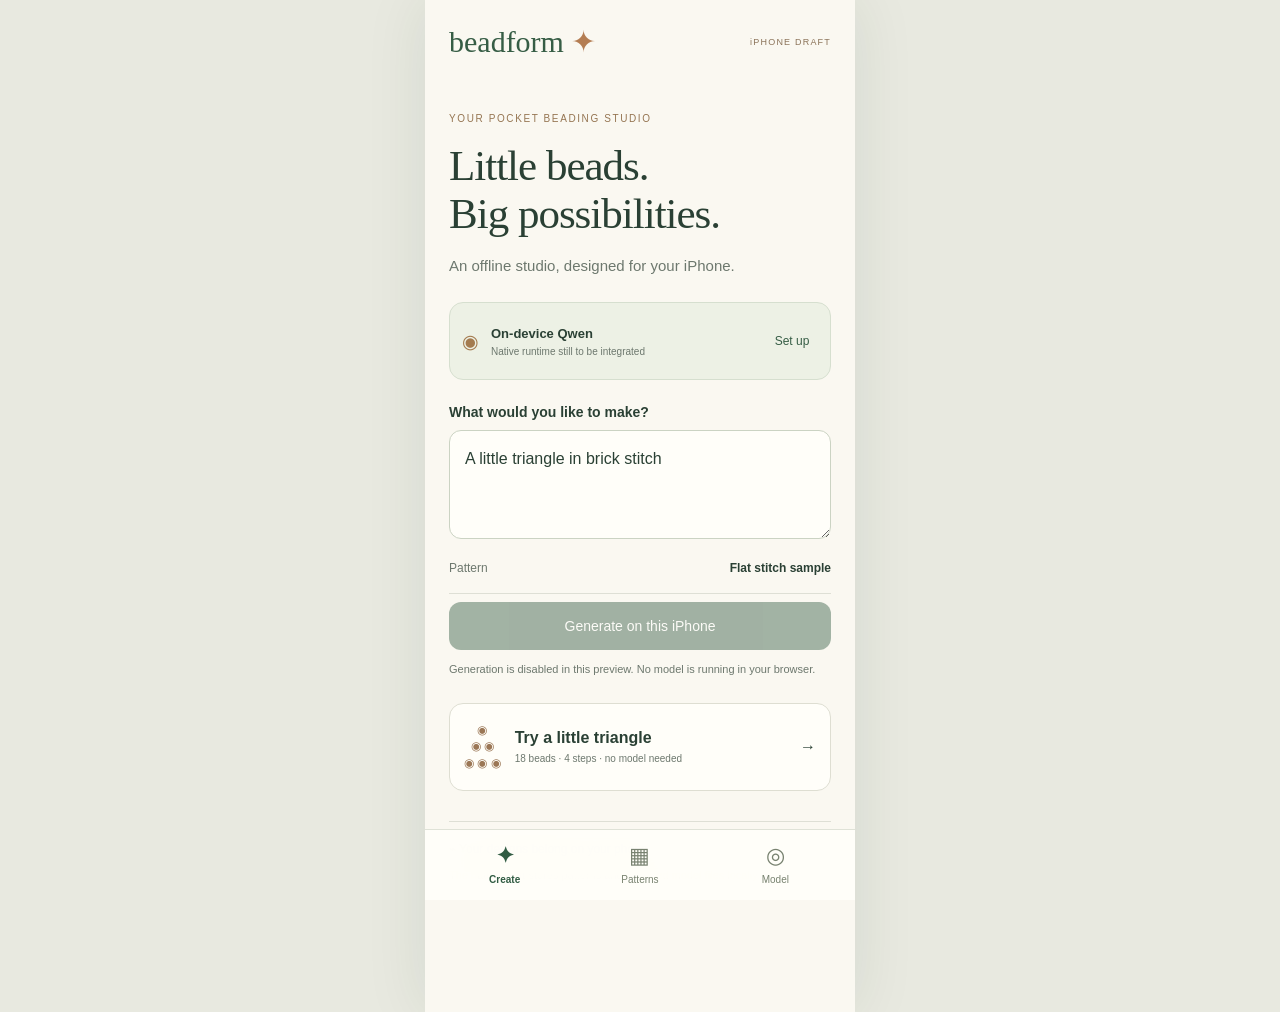
<file: app/preview/index.html>
<!doctype html><html lang="en"><head><meta charset="utf-8"><meta name="viewport" content="width=device-width,initial-scale=1,viewport-fit=cover"><meta name="theme-color" content="#faf8f1"><title>Beadform · iPhone draft</title><link rel="stylesheet" href="style.css"></head><body>
<div class="phone"><header><a href="#create" class="brand">beadform <span>✦</span></a><span class="badge">iPHONE DRAFT</span></header>
<main><section id="create"><p class="eyebrow">YOUR POCKET BEADING STUDIO</p><h1>Little beads.<br>Big possibilities.</h1><p class="sub">An offline studio, designed for your iPhone.</p><div class="model"><span>◉</span><div><b>On-device Qwen</b><small>Native runtime still to be integrated</small></div><button data-tab="model">Set up</button></div><label for="idea">What would you like to make?</label><textarea id="idea" rows="3">A little triangle in brick stitch</textarea><div class="setting"><span>Pattern</span><b>Flat stitch sample</b></div><button class="primary" disabled>Generate on this iPhone</button><p class="hint">Generation is disabled in this preview. No model is running in your browser.</p><button id="sample" class="sample"><span class="mini">◉<br>◉ ◉<br>◉ ◉ ◉</span><span><b>Try a little triangle</b><small>18 beads · 4 steps · no model needed</small></span><span>→</span></button><div class="privacy">⌁ Your designs belong on your phone.<p>The native draft stores patterns and imported model files locally.</p></div></section>
<section id="patterns" hidden><p class="eyebrow">YOUR COLLECTION</p><h1>Made by you.</h1><p id="noPatterns" class="sub">Save the sample to start your collection.</p><div id="savedList"></div><p class="hint">This browser preview uses local storage. The native iPhone draft uses a file in app storage.</p></section>
<section id="model" hidden><p class="eyebrow">ON THIS iPHONE</p><h1>A model of<br>your own.</h1><div class="model"><span>◉</span><div><b>Runtime not linked</b><small>Design preview · no phone inference yet</small></div></div><p>In the native draft, import your model files through Files. This browser preview does not import large models.</p><ul class="assets"><li>Qwen GGUF model <span>Not imported</span></li><li>Matching vision projector <span>Not imported</span></li><li>Beadform trained adapter <span>Not imported</span></li></ul><p class="hint">Model loading, file verification, memory checks and on-device generation still require native integration and real-iPhone testing.</p><div class="privacy">Airplane mode is the goal.<p>After model setup, create and save new patterns without a Mac or cloud connection.</p></div></section>
<section id="guide" hidden><p class="eyebrow">BUILT-IN SAMPLE · BRICK STITCH</p><h1>Little brick<br>triangle.</h1><div class="stats"><div><b>18</b><small>beads</small></div><div><b>4</b><small>steps</small></div><div><b>11/0</b><small>seed beads</small></div></div><div id="beads" class="beads" role="img" aria-label="Triangular bead layout"></div><p class="hint">Layout only. Follow the written movements for thread order.</p><div class="stepper"><button id="back" aria-label="Previous step">←</button><b id="stepLabel"></b><button id="next" aria-label="Next step">→</button></div><h2 id="stepTitle"></h2><ol id="instructions"></ol><p class="hint">Starting, finishing, tension and strength need a physical sample. Digital drafts do not certify buildability.</p><button id="save" class="primary">Save on this device</button><p id="saveStatus" role="status"></p></section>
</main><nav aria-label="App tabs"><button data-tab="create" aria-current="page">✦<span>Create</span></button><button data-tab="patterns">▦<span>Patterns</span></button><button data-tab="model">◎<span>Model</span></button></nav></div><script src="app.js"></script></body></html>
</file>
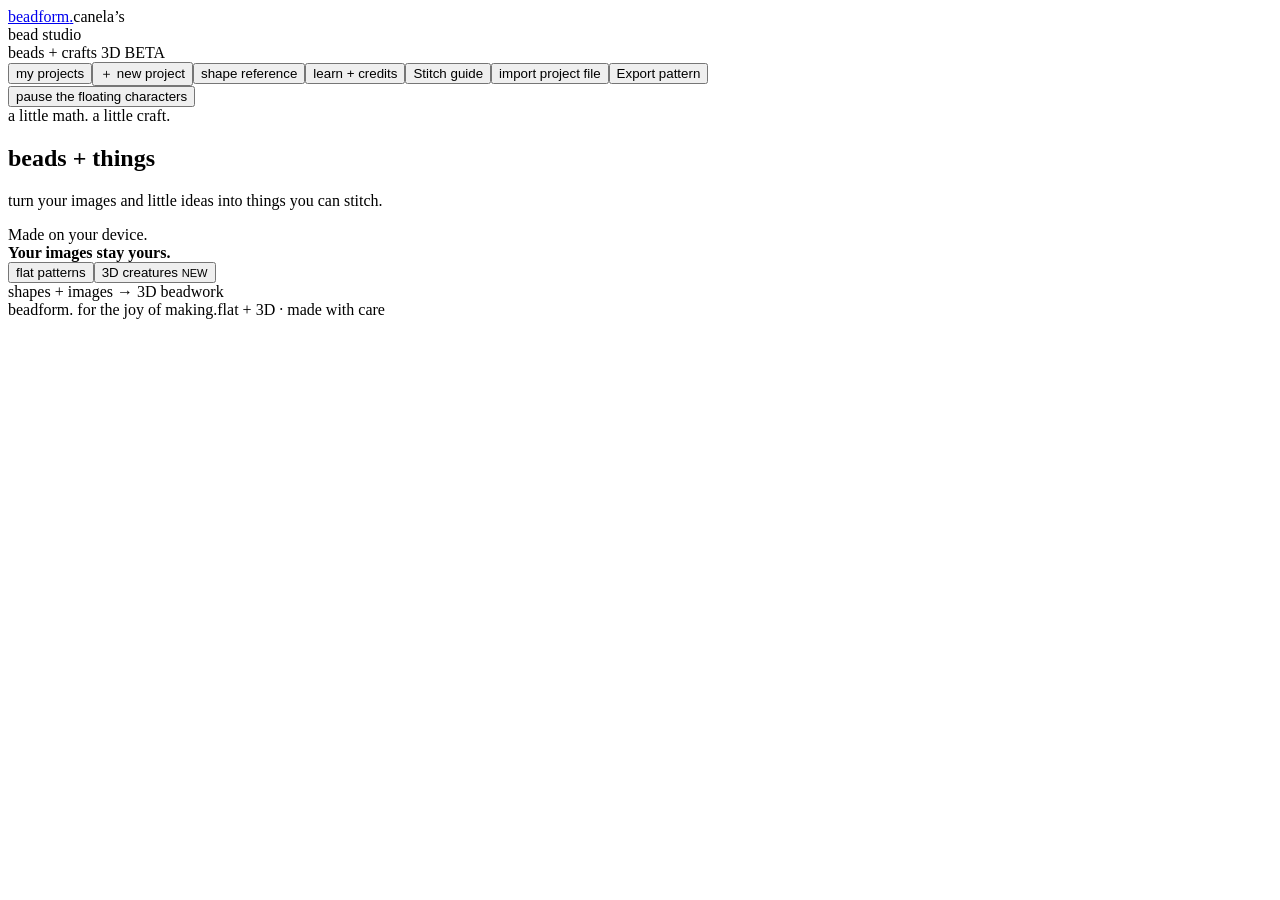
<file: shell.html>
<!doctype html>
<html lang="en">
<head>
<meta charset="utf-8"><meta name="viewport" content="width=device-width, initial-scale=1">
<meta name="description" content="Turn an image into a buildable flat beadwork pattern. Even-count peyote, four-bead right-angle weave, and square stitch, with editable colors and construction guides.">
<title>beadform — canela’s bead studio</title>
<style>/*STYLE*/
/*VOLUME_STYLE*/</style>
</head>
<body class="journey-welcome">
<header class="site-header">
  <a class="brand" href="#" aria-label="Beadform studio"><span class="brand-mark"><i></i><i></i><i></i><i></i></span>beadform<span class="brand-dot">.</span></a><span class="brand-caption">canela’s<br>bead studio</span>
  <div class="nav-label">beads + crafts <span class="version">3D BETA</span></div>
  <nav aria-label="App actions"><button id="galleryButton" class="button secondary">my projects</button><button id="newProjectButton" class="button primary">＋ new project</button><button class="text-button" id="shapeReferenceButton">shape reference</button><button class="text-button" id="patternSourcesButton">learn + credits</button><button class="text-button" id="helpBtn"><span data-icon="book"></span>Stitch guide</button><button class="button secondary" id="openBtn" title="import a beadform .json project saved on your computer"><span data-icon="folder"></span><span>import project file</span></button><button class="button primary" id="exportBtn"><span data-icon="download"></span>Export pattern</button></nav>
</header>
<main>
<div id="floatingCrafts" class="floating-crafts" aria-label="canela’s beaded characters"></div><button id="pauseCrafts" class="text-button pause-crafts">pause the floating characters</button>
<section id="projectGallery" class="project-gallery" hidden aria-label="my projects"><div class="gallery-heading"><div><span class="eyebrow">things you’ve made</span><h1 tabindex="-1" id="galleryTitle">my projects</h1><p>saved in this browser. download a copy if you’d like to keep it elsewhere.</p></div><button class="button primary" id="galleryNew">＋ new project</button></div><button id="exportBuildData" class="text-button">export approved build photos + feedback</button><p id="galleryNotice" role="status"></p><div id="galleryGrid" class="gallery-grid"></div></section>
<div id="projectToolbar" class="project-toolbar" hidden><button class="text-button" id="editIdea">← Edit idea</button><span>preview → parts → pattern</span><label class="field">Project name<input id="galleryProjectName" maxlength="70" aria-label="Project name"></label><button id="finishedPhotoButton" class="button secondary">i made it! + photo</button><button id="saveToGallery" class="button secondary">Save project</button><span id="projectSaveStatus" role="status"></span></div>
  <section class="intro"><div><div class="eyebrow">a little math. a little craft.</div><h1>beads + things</h1><p>turn your images and little ideas into things you can stitch.</p></div><div class="privacy"><span data-icon="shield"></span><span>Made on your device.<br><b>Your images stay yours.</b></span></div></section>
  <div class="dimension-bar"><div class="dimension-tabs" role="group" aria-label="Pattern dimension"><button id="modeFlat" aria-pressed="false">flat patterns</button><button id="modeVolume" class="active" aria-pressed="true">3D creatures <small>NEW</small></button></div><span id="dimensionNote" class="dimension-note">shapes + images → 3D beadwork</span></div>
  <div class="studio" id="flatStudio" hidden>
    <aside class="left-column" aria-label="Pattern settings">
      <section class="panel source-panel"><h2><span class="section-number">01</span>Your inspiration</h2>
        <button class="upload-zone" id="uploadZone" aria-label="Upload or replace image"><img id="sourceThumb" alt="Current source image"><span class="upload-overlay"><span data-icon="upload"></span> Change image</span></button>
        <div class="source-caption"><span id="sourceName">Demo image · upload yours</span><span>PNG · JPG · WEBP</span></div>
        <div class="samples-label">Or start with a little inspiration</div><div class="samples" id="samples"></div>
        <input type="file" id="fileInput" accept="image/png,image/jpeg,image/webp" hidden>
        <details class="settings-details"><summary>Image placement <span data-icon="chevron"></span></summary><div class="detail-content">
          <label class="field">Fit image<select id="fit"><option value="contain">Fit whole image</option><option value="cover">Fill & crop</option></select></label>
          <label class="range-label" for="scale">Image scale <output id="scaleValue">90%</output></label><input id="scale" type="range" min="40" max="160" step="5" value="90">
          <label class="range-label" for="contrast">Contrast <output id="contrastValue">0</output></label><input id="contrast" type="range" min="-40" max="80" step="5" value="0">
          <div class="inline-fields"><label class="color-field">Canvas color<input type="color" id="background" value="#cbd7bd"></label><button class="button tiny" id="rotateBtn"><span data-icon="rotate"></span>Rotate</button></div>
          <p class="help-text">Transparency becomes canvas-color beads. For a cutout motif, upload a PNG with a transparent background.</p>
        </div></details>
      </section>
      <section class="panel stitch-panel"><h2><span class="section-number">02</span>Choose your stitch</h2>
        <div class="stitch-options" role="group" aria-label="Stitch technique">
          <button class="stitch-choice active" data-stitch="peyote" aria-pressed="true"><span class="stitch-glyph peyote-glyph"><i></i><i></i><i></i><i></i><i></i><i></i></span><span><b>Peyote</b><small>Even count · a close-knit finish</small></span><span class="radio-dot"></span></button>
          <button class="stitch-choice" data-stitch="raw" aria-pressed="false"><span class="stitch-glyph raw-glyph"><i></i><i></i><i></i><i></i></span><span><b>Right-angle weave</b><small>4-bead RAW · an open weave</small></span><span class="radio-dot"></span></button>
          <button class="stitch-choice" data-stitch="square" aria-pressed="false"><span class="stitch-glyph square-glyph"><i></i><i></i><i></i><i></i><i></i><i></i></span><span><b>Square stitch</b><small>A neat, aligned grid</small></span><span class="radio-dot"></span></button>
        </div>
        <div class="two-fields"><label class="field"><span id="widthLabel">Starter beads</span><input id="width" type="number" min="12" max="80" step="2" value="40"></label><label class="field"><span id="rowsLabel">Stitch rows</span><input id="rows" type="number" min="6" max="120" value="56"></label></div>
        <p class="help-text" id="sizeHint">20 beads per stitch row. The foundation makes rows 1 + 2.</p>
        <details class="settings-details"><summary>Bead measurements <span data-icon="chevron"></span></summary><div class="detail-content"><div class="two-fields"><label class="field">Hole-axis length, mm<input id="beadLength" type="number" min="0.5" max="8" step="0.1" value="1.3"></label><label class="field">Diameter, mm<input id="beadDiameter" type="number" min="0.5" max="8" step="0.1" value="2"></label></div><p class="help-text">Size 11/0 round seed bead defaults; use 0.20–0.25 mm fishing line. Measure your beads and make a swatch; tension and bead finish affect the final size.</p></div></details>
      </section>
    </aside>
    <section class="center-column" aria-label="Pattern workspace">
      <div class="workspace-header"><div><span class="live-dot"></span><input id="projectTitle" value="Flat pattern demo" maxlength="70" aria-label="Pattern name"><span class="quiet-label">Your pattern</span></div><div class="view-tabs" role="group" aria-label="Preview mode"><button id="beadsView" class="active" aria-pressed="true">Beads</button><button id="symbolsView" aria-pressed="false">Symbols</button><button id="sourceView" aria-pressed="false">Original</button></div></div>
      <div class="board" id="board"><div class="board-topline"><span class="board-tag" id="techniqueTag">EVEN-COUNT PEYOTE</span><button class="icon-button" id="expandBtn" title="Expand pattern" aria-label="Expand pattern"><span data-icon="expand"></span></button></div><div class="pattern-scroll" id="patternScroll"><div id="patternStage" class="pattern-stage"></div></div><div class="board-bottomline"><span id="boardNote">A full panel. Every little bead belongs.</span><div class="zoom-control"><button id="zoomOut" aria-label="Zoom out">−</button><span id="zoomValue">100%</span><button id="zoomIn" aria-label="Zoom in">+</button><button id="zoomReset" title="Fit pattern" aria-label="Fit pattern"><span data-icon="fit"></span></button></div></div></div>
      <div class="pattern-stats"><div><small>TOTAL BEADS</small><strong id="totalBeads">1,120</strong></div><div><small>PALETTE</small><strong id="paletteCount">6 <span>colors</span></strong></div><div><small>ESTIMATED SIZE</small><strong id="sizeEstimate">5.2 × 4.6 <span>cm</span></strong></div><div><small>STRUCTURE</small><strong class="green" id="structureStatus"><span data-icon="check"></span>Connected</strong></div></div>
      <section class="guide-card"><div class="guide-heading"><div><span class="eyebrow">ONE STEP AT A TIME</span><h2>Your stitch companion</h2></div><button class="text-button" id="allGuideBtn">Full guide <span data-icon="arrow"></span></button></div><div class="step-heading"><div><b id="stepTitle">Foundation · rows 1 + 2</b><span id="stepDirection">Left → right</span></div><div class="step-nav"><button class="icon-button" id="prevStep" aria-label="Previous construction step"><span data-icon="left"></span></button><span id="stepCounter">1 / 55</span><button class="icon-button" id="nextStep" aria-label="Next construction step"><span data-icon="right"></span></button></div></div><p id="stepNote"></p><div id="stepColors" class="step-colors"></div><div class="guide-footer"><label class="check-label"><input id="highlight" type="checkbox"> Highlight this step on the chart</label><label class="jump-label">Go to step <input type="number" id="jumpStep" min="1" value="1" aria-label="Go to construction step"></label></div></section>
      <p class="workspace-footnote"><span data-icon="spark"></span>Small details make a big difference. Use the paint tool to perfect eyes, edges, and tiny accents.</p>
    </section>
    <aside class="right-column" aria-label="Palette and pattern checks">
      <section class="panel palette-panel"><h2><span class="section-number">03</span>Make it your own</h2><label class="range-label" for="maxColors">Maximum colors <output id="maxColorsValue">6</output></label><input id="maxColors" type="range" min="2" max="12" value="6"><label class="check-label simplify"><input type="checkbox" id="simplify"> Soften low-contrast speckles</label><div class="palette-heading"><span>YOUR COLOR KEY</span><span>BEADS</span></div><div id="paletteList" class="palette-list"></div><p class="help-text">Choose a color to paint. Use its swatch to recolor all matching beads. Screen colors are a guide for matching your own supplies.</p>
        <div class="edit-toolbar" role="group" aria-label="Editing tools"><button id="inspectTool" class="active" aria-pressed="true" title="Inspect a bead"><span data-icon="cursor"></span>Inspect</button><button id="paintTool" aria-pressed="false" title="Paint individual beads"><span data-icon="pencil"></span>Paint</button><button id="undoBtn" aria-label="Undo last edit" title="Undo last edit" disabled><span data-icon="undo"></span></button></div><div id="selectionInfo" class="selection-info">Click a bead to see its position and color.</div><button class="text-button reset-button" id="resetBtn"><span data-icon="refresh"></span>Regenerate from image</button>
      </section>
      <section class="check-card"><div class="check-card-title"><span class="check-circle" data-icon="check"></span><h2>Designed to connect</h2></div><p id="validationSummary">Even starter count, complete rows, and one connected panel.</p><div id="qualityNote" class="quality-note"></div><div class="check-divider"></div><p>Background colors are real beads. Keeping them gives the motif a complete, stitchable panel.</p><button class="text-button" id="scopeBtn">What this pattern includes <span data-icon="arrow"></span></button></section>
      <div class="project-save"><span data-icon="save"></span><div><b>Keep your place.</b><p>Save a project to return to your image, edits, and current step.</p><button class="text-button" id="saveProjectBtn">Save editable project <span data-icon="arrow"></span></button></div></div>
    </aside>
  </div>
  <!--VOLUME_HTML-->
  <footer class="site-footer"><span>beadform. <span class="muted">for the joy of making.</span></span><span>flat + 3D · made with care</span></footer>
</main>
<dialog id="modal"><div class="modal-top"><div><span class="eyebrow" id="modalEyebrow">BEADFORM STUDIO</span><h2 id="modalTitle">Export your pattern</h2></div><button class="icon-button" id="closeModal" aria-label="Close dialog"><span data-icon="close"></span></button></div><div id="modalBody"></div></dialog>
<div class="toast" id="toast" role="status" aria-live="polite"></div>
<input id="projectInput" type="file" accept=".json,application/json" hidden>
<div id="printArea"></div>
<script>/*ENGINE*/</script>
<script>/*APP*/</script>
<script>/*SHAPE_ENGINE*/</script>
<script>/*VOLUME_ENGINE*/</script>
<script>/*THREAD_DIAGRAM*/</script>
<script>/*STAGE_GUIDE*/</script>
<script>/*PEYOTE_BALL*/
/*CRAW_BLOCK*/
/*PARTS_LIBRARY*/
/*CONSTRUCTION_GRAPH*/
/*PARTS_ENGINE*/</script>
<script>/*BEAD_GEOMETRY*/</script>
<script>/*CONTINUOUS_THREAD*/</script>
<script>/*THREAD_FINISHING*/</script>
<script>/*FINISHING_GUIDE*/</script>
<script>/*PARTS_PROJECT*/</script>
<script>/*VOLUME_APP*/</script>
<script>/*CREATOR_APP*/</script>
<script>/*CONNECTION_APP*/</script>
<script>/*PARTS_LAYOUT*/</script>
<script>/*PARTS_APP*/</script>
<script>/*JOURNEY_APP*/</script>
<script>/*FINISHED_APP*/</script>
<script>/*FLOAT_PHYSICS*/</script>
<script>/*PLAYFUL_APP*/</script>
<script>/*SHAPE_REFERENCE*/</script>
<script>/*MAKER_TOOLS*/</script>
<script>/*PATTERN_SOURCES*/</script>
</body>
</html>
</file>
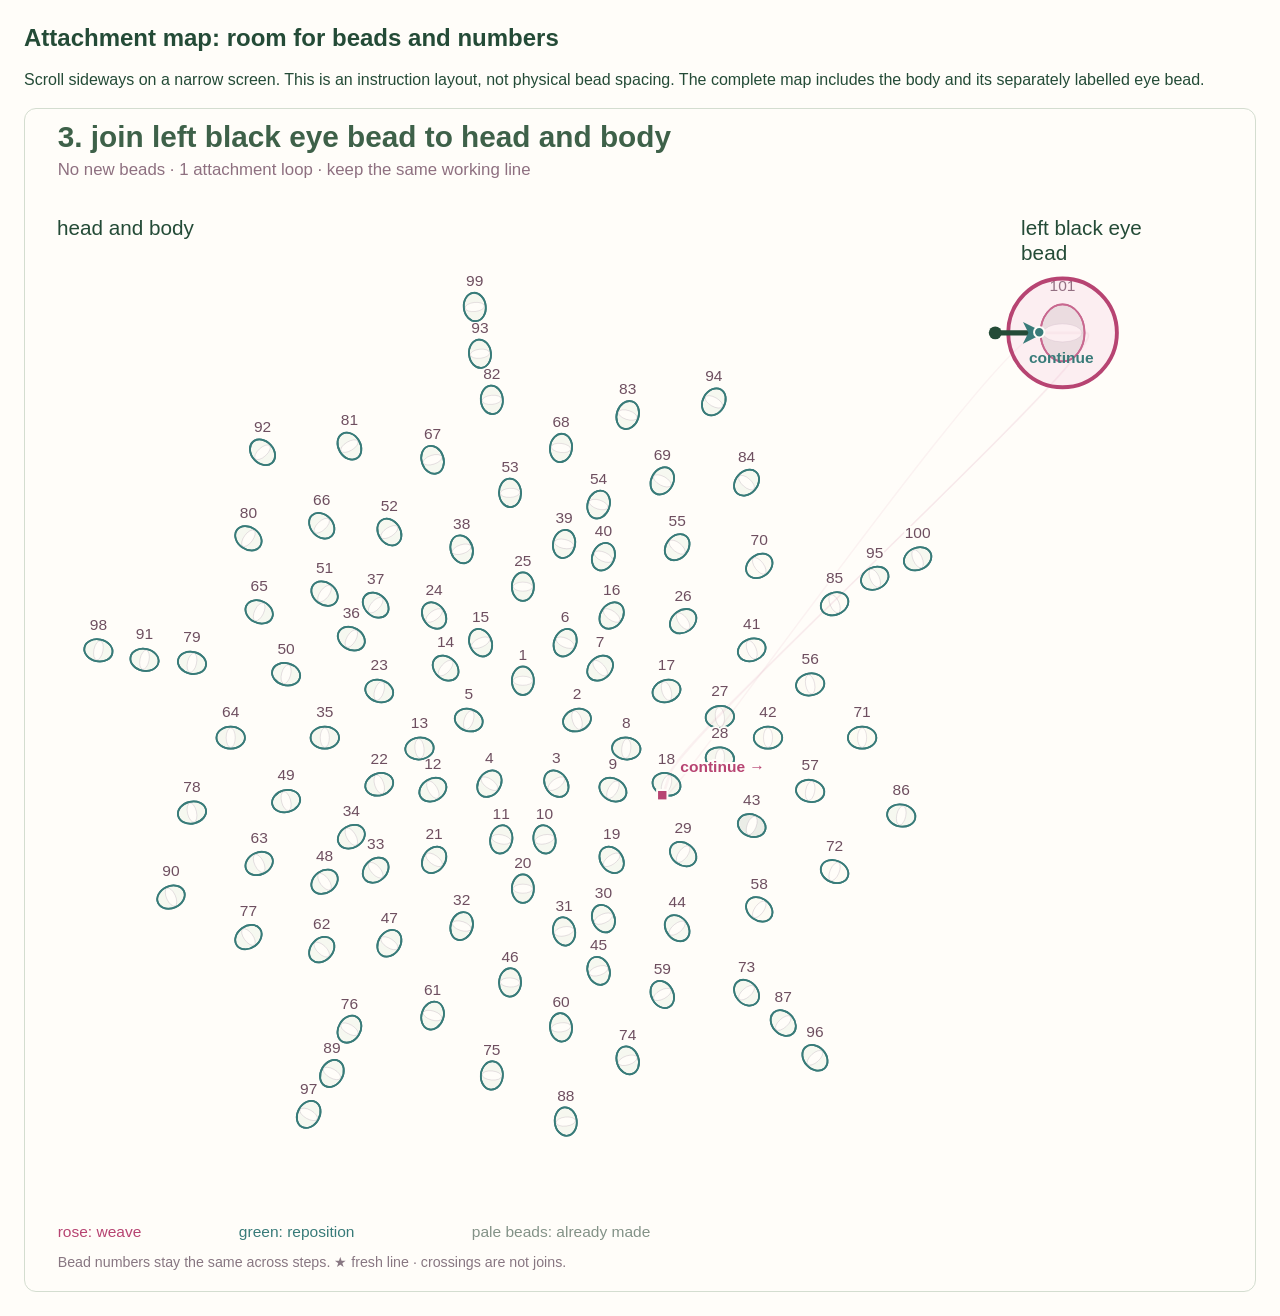
<file: training/results/2026-10-19-attachment-preview.html>
<!doctype html><html lang="en"><meta charset="utf-8"><meta name="viewport" content="width=device-width,initial-scale=1"><title>Bead map spacing preview</title><style>body{font-family:Arial;margin:24px;background:#fffdf9;color:#244b37}h1{font-size:24px}.scroll{max-width:100%;overflow:auto;border:1px solid #d4ddd0;border-radius:12px}.scroll>svg{min-width:950px;width:100%;height:auto;display:block}p{line-height:1.5}</style><h1>Attachment map: room for beads and numbers</h1><p>Scroll sideways on a narrow screen. This is an instruction layout, not physical bead spacing. The complete map includes the body and its separately labelled eye bead.</p><div class="scroll" tabindex="0" role="region" aria-label="Scrollable attachment bead map"><svg xmlns="http://www.w3.org/2000/svg" width="950" height="913" viewBox="0 0 950 913.4987124921048" role="img" aria-label="Stage 3: join left black eye bead to head and body, connected bead and thread diagram"><title>join left black eye bead to head and body · 0 new beads in 1 joined units</title><defs><marker id="stage-2-rose" viewBox="0 0 8 8" refX="6" refY="4" markerWidth="4.2" markerHeight="4.2" orient="auto"><path d="M0 0 8 4 0 8 2 4Z" fill="#b74472"/></marker><marker id="stage-2-green" viewBox="0 0 8 8" refX="6" refY="4" markerWidth="4.2" markerHeight="4.2" orient="auto"><path d="M0 0 8 4 0 8 2 4Z" fill="#387b79"/></marker></defs><rect width="950" height="913.4987124921048" rx="12" fill="#fffdf9"/><g font-family="Arial,sans-serif"><text x="25" y="29" font-size="23" font-weight="bold" fill="#3e6149">3. join left black eye bead to head and body</text><text x="25" y="51" font-size="13" fill="#8e7080">No new beads · 1 attachment loop · keep the same working line</text><g transform="translate(0 65)"><g data-stage-bead="B0001" opacity="1"><title>bead 1 · 11/0 round seed bead · already made</title><g transform="translate(384.4906737988513 376.84363975079003) rotate(3.5083546492674384e-15)"><ellipse rx="8.5" ry="11" fill="#a9c8a0" fill-opacity="0.1" stroke="#387b79" stroke-width="1.3"/><ellipse rx="7.5" ry="3.5" fill="#fffdf9" stroke="#a996a855" stroke-width=".6"/></g><text x="384.4906737988513" y="360.84363975079003" text-anchor="middle" font-size="12" fill="#88998e">1</text></g><g data-stage-bead="B0002" opacity="1"><title>bead 2 · 11/0 round seed bead · already made</title><g transform="translate(426.31380182311904 407.2299209146334) rotate(72)"><ellipse rx="8.5" ry="11" fill="#a9c8a0" fill-opacity="0.1" stroke="#387b79" stroke-width="1.3"/><ellipse rx="7.5" ry="3.5" fill="#fffdf9" stroke="#a996a855" stroke-width=".6"/></g><text x="426.31380182311904" y="391.2299209146334" text-anchor="middle" font-size="12" fill="#88998e">2</text></g><g data-stage-bead="B0003" opacity="1"><title>bead 3 · 11/0 round seed bead · already made</title><g transform="translate(410.338788433687 456.3959566294426) rotate(144)"><ellipse rx="8.5" ry="11" fill="#a9c8a0" fill-opacity="0.1" stroke="#387b79" stroke-width="1.3"/><ellipse rx="7.5" ry="3.5" fill="#fffdf9" stroke="#a996a855" stroke-width=".6"/></g><text x="410.338788433687" y="440.3959566294426" text-anchor="middle" font-size="12" fill="#88998e">3</text></g><g data-stage-bead="B0004" opacity="1"><title>bead 4 · 11/0 round seed bead · already made</title><g transform="translate(358.6425591640156 456.3959566294426) rotate(-144)"><ellipse rx="8.5" ry="11" fill="#a9c8a0" fill-opacity="0.1" stroke="#387b79" stroke-width="1.3"/><ellipse rx="7.5" ry="3.5" fill="#fffdf9" stroke="#a996a855" stroke-width=".6"/></g><text x="358.6425591640156" y="440.3959566294426" text-anchor="middle" font-size="12" fill="#88998e">4</text></g><g data-stage-bead="B0005" opacity="1"><title>bead 5 · 11/0 round seed bead · already made</title><g transform="translate(342.6675457745836 407.2299209146334) rotate(-72.00000000000001)"><ellipse rx="8.5" ry="11" fill="#a9c8a0" fill-opacity="0.1" stroke="#387b79" stroke-width="1.3"/><ellipse rx="7.5" ry="3.5" fill="#fffdf9" stroke="#a996a855" stroke-width=".6"/></g><text x="342.6675457745836" y="391.2299209146334" text-anchor="middle" font-size="12" fill="#88998e">5</text></g><g data-stage-bead="B0006" opacity="1"><title>bead 6 · 11/0 round seed bead · already made</title><g transform="translate(417.16779187319844 347.4250701075946) rotate(24)"><ellipse rx="8.5" ry="11" fill="#a9c8a0" fill-opacity="0.1" stroke="#387b79" stroke-width="1.3"/><ellipse rx="7.5" ry="3.5" fill="#fffdf9" stroke="#a996a855" stroke-width=".6"/></g><text x="417.16779187319844" y="331.4250701075946" text-anchor="middle" font-size="12" fill="#88998e">6</text></g><g data-stage-bead="B0007" opacity="1"><title>bead 7 · 11/0 round seed bead · already made</title><g transform="translate(444.1947393701928 367.06129686632903) rotate(48)"><ellipse rx="8.5" ry="11" fill="#a9c8a0" fill-opacity="0.1" stroke="#387b79" stroke-width="1.3"/><ellipse rx="7.5" ry="3.5" fill="#fffdf9" stroke="#a996a855" stroke-width=".6"/></g><text x="444.1947393701928" y="351.06129686632903" text-anchor="middle" font-size="12" fill="#88998e">7</text></g><g data-stage-bead="B0008" opacity="1"><title>bead 8 · 11/0 round seed bead · already made</title><g transform="translate(464.390308994533 429.2168690230371) rotate(96)"><ellipse rx="8.5" ry="11" fill="#a9c8a0" fill-opacity="0.1" stroke="#387b79" stroke-width="1.3"/><ellipse rx="7.5" ry="3.5" fill="#fffdf9" stroke="#a996a855" stroke-width=".6"/></g><text x="464.390308994533" y="413.2168690230371" text-anchor="middle" font-size="12" fill="#88998e">8</text></g><g data-stage-bead="B0009" opacity="1"><title>bead 9 · 11/0 round seed bead · already made</title><g transform="translate(454.06693366284 460.9889513294696) rotate(120.00000000000001)"><ellipse rx="8.5" ry="11" fill="#a9c8a0" fill-opacity="0.1" stroke="#387b79" stroke-width="1.3"/><ellipse rx="7.5" ry="3.5" fill="#fffdf9" stroke="#a996a855" stroke-width=".6"/></g><text x="454.06693366284" y="444.9889513294696" text-anchor="middle" font-size="12" fill="#88998e">9</text></g><g data-stage-bead="B0010" opacity="1"><title>bead 10 · 11/0 round seed bead · already made</title><g transform="translate(401.19424596415274 499.4032075125118) rotate(168)"><ellipse rx="8.5" ry="11" fill="#a9c8a0" fill-opacity="0.1" stroke="#387b79" stroke-width="1.3"/><ellipse rx="7.5" ry="3.5" fill="#fffdf9" stroke="#a996a855" stroke-width=".6"/></g><text x="401.19424596415274" y="483.4032075125118" text-anchor="middle" font-size="12" fill="#88998e">10</text></g><g data-stage-bead="B0011" opacity="1"><title>bead 11 · 11/0 round seed bead · already made</title><g transform="translate(367.78710163354987 499.4032075125118) rotate(-168)"><ellipse rx="8.5" ry="11" fill="#a9c8a0" fill-opacity="0.1" stroke="#387b79" stroke-width="1.3"/><ellipse rx="7.5" ry="3.5" fill="#fffdf9" stroke="#a996a855" stroke-width=".6"/></g><text x="367.78710163354987" y="483.4032075125118" text-anchor="middle" font-size="12" fill="#88998e">11</text></g><g data-stage-bead="B0012" opacity="1"><title>bead 12 · 11/0 round seed bead · already made</title><g transform="translate(314.9144139348627 460.9889513294696) rotate(-120.00000000000001)"><ellipse rx="8.5" ry="11" fill="#a9c8a0" fill-opacity="0.1" stroke="#387b79" stroke-width="1.3"/><ellipse rx="7.5" ry="3.5" fill="#fffdf9" stroke="#a996a855" stroke-width=".6"/></g><text x="314.9144139348627" y="444.9889513294696" text-anchor="middle" font-size="12" fill="#88998e">12</text></g><g data-stage-bead="B0013" opacity="1"><title>bead 13 · 11/0 round seed bead · already made</title><g transform="translate(304.59103860316964 429.2168690230371) rotate(-96)"><ellipse rx="8.5" ry="11" fill="#a9c8a0" fill-opacity="0.1" stroke="#387b79" stroke-width="1.3"/><ellipse rx="7.5" ry="3.5" fill="#fffdf9" stroke="#a996a855" stroke-width=".6"/></g><text x="304.59103860316964" y="413.2168690230371" text-anchor="middle" font-size="12" fill="#88998e">13</text></g><g data-stage-bead="B0014" opacity="1"><title>bead 14 · 11/0 round seed bead · already made</title><g transform="translate(324.78660822750976 367.0612968663291) rotate(-48.00000000000003)"><ellipse rx="8.5" ry="11" fill="#a9c8a0" fill-opacity="0.1" stroke="#387b79" stroke-width="1.3"/><ellipse rx="7.5" ry="3.5" fill="#fffdf9" stroke="#a996a855" stroke-width=".6"/></g><text x="324.78660822750976" y="351.0612968663291" text-anchor="middle" font-size="12" fill="#88998e">14</text></g><g data-stage-bead="B0015" opacity="1"><title>bead 15 · 11/0 round seed bead · already made</title><g transform="translate(351.8135557245041 347.4250701075946) rotate(-23.99999999999999)"><ellipse rx="8.5" ry="11" fill="#a9c8a0" fill-opacity="0.1" stroke="#387b79" stroke-width="1.3"/><ellipse rx="7.5" ry="3.5" fill="#fffdf9" stroke="#a996a855" stroke-width=".6"/></g><text x="351.8135557245041" y="331.4250701075946" text-anchor="middle" font-size="12" fill="#88998e">15</text></g><g data-stage-bead="B0016" opacity="1"><title>bead 16 · 11/0 round seed bead · already made</title><g transform="translate(453.08759340668456 326.4035190195523) rotate(36)"><ellipse rx="8.5" ry="11" fill="#a9c8a0" fill-opacity="0.1" stroke="#387b79" stroke-width="1.3"/><ellipse rx="7.5" ry="3.5" fill="#fffdf9" stroke="#a996a855" stroke-width=".6"/></g><text x="453.08759340668456" y="310.4035190195523" text-anchor="middle" font-size="12" fill="#88998e">16</text></g><g data-stage-bead="B0017" opacity="1"><title>bead 17 · 11/0 round seed bead · already made</title><g transform="translate(495.4828212478695 384.75554413441546) rotate(72)"><ellipse rx="8.5" ry="11" fill="#a9c8a0" fill-opacity="0.1" stroke="#387b79" stroke-width="1.3"/><ellipse rx="7.5" ry="3.5" fill="#fffdf9" stroke="#a996a855" stroke-width=".6"/></g><text x="495.4828212478695" y="368.75554413441546" text-anchor="middle" font-size="12" fill="#88998e">17</text></g><g data-stage-bead="B0018" opacity="1"><title>bead 18 · 11/0 round seed bead · already made</title><g transform="translate(495.4828212478695 456.8826138011614) rotate(108.00000000000001)"><ellipse rx="8.5" ry="11" fill="#a9c8a0" fill-opacity="0.1" stroke="#387b79" stroke-width="1.3"/><ellipse rx="7.5" ry="3.5" fill="#fffdf9" stroke="#a996a855" stroke-width=".6"/></g><text x="495.4828212478695" y="440.8826138011614" text-anchor="middle" font-size="12" fill="#88998e">18</text></g><g data-stage-bead="B0019" opacity="1"><title>bead 19 · 11/0 round seed bead · already made</title><g transform="translate(453.08759340668456 515.2346389160246) rotate(144)"><ellipse rx="8.5" ry="11" fill="#a9c8a0" fill-opacity="0.1" stroke="#387b79" stroke-width="1.3"/><ellipse rx="7.5" ry="3.5" fill="#fffdf9" stroke="#a996a855" stroke-width=".6"/></g><text x="453.08759340668456" y="499.23463891602455" text-anchor="middle" font-size="12" fill="#88998e">19</text></g><g data-stage-bead="B0020" opacity="1"><title>bead 20 · 11/0 round seed bead · already made</title><g transform="translate(384.4906737988513 537.5231291975149) rotate(180)"><ellipse rx="8.5" ry="11" fill="#a9c8a0" fill-opacity="0.1" stroke="#387b79" stroke-width="1.3"/><ellipse rx="7.5" ry="3.5" fill="#fffdf9" stroke="#a996a855" stroke-width=".6"/></g><text x="384.4906737988513" y="521.5231291975149" text-anchor="middle" font-size="12" fill="#88998e">20</text></g><g data-stage-bead="B0021" opacity="1"><title>bead 21 · 11/0 round seed bead · already made</title><g transform="translate(315.8937541910181 515.2346389160246) rotate(-144)"><ellipse rx="8.5" ry="11" fill="#a9c8a0" fill-opacity="0.1" stroke="#387b79" stroke-width="1.3"/><ellipse rx="7.5" ry="3.5" fill="#fffdf9" stroke="#a996a855" stroke-width=".6"/></g><text x="315.8937541910181" y="499.23463891602455" text-anchor="middle" font-size="12" fill="#88998e">21</text></g><g data-stage-bead="B0022" opacity="1"><title>bead 22 · 11/0 round seed bead · already made</title><g transform="translate(273.4985263498331 456.8826138011614) rotate(-108.00000000000001)"><ellipse rx="8.5" ry="11" fill="#a9c8a0" fill-opacity="0.1" stroke="#387b79" stroke-width="1.3"/><ellipse rx="7.5" ry="3.5" fill="#fffdf9" stroke="#a996a855" stroke-width=".6"/></g><text x="273.4985263498331" y="440.8826138011614" text-anchor="middle" font-size="12" fill="#88998e">22</text></g><g data-stage-bead="B0023" opacity="1"><title>bead 23 · 11/0 round seed bead · already made</title><g transform="translate(273.498526349833 384.75554413441546) rotate(-72.00000000000001)"><ellipse rx="8.5" ry="11" fill="#a9c8a0" fill-opacity="0.1" stroke="#387b79" stroke-width="1.3"/><ellipse rx="7.5" ry="3.5" fill="#fffdf9" stroke="#a996a855" stroke-width=".6"/></g><text x="273.498526349833" y="368.75554413441546" text-anchor="middle" font-size="12" fill="#88998e">23</text></g><g data-stage-bead="B0024" opacity="1"><title>bead 24 · 11/0 round seed bead · already made</title><g transform="translate(315.89375419101805 326.4035190195523) rotate(-36.000000000000014)"><ellipse rx="8.5" ry="11" fill="#a9c8a0" fill-opacity="0.1" stroke="#387b79" stroke-width="1.3"/><ellipse rx="7.5" ry="3.5" fill="#fffdf9" stroke="#a996a855" stroke-width=".6"/></g><text x="315.89375419101805" y="310.4035190195523" text-anchor="middle" font-size="12" fill="#88998e">24</text></g><g data-stage-bead="B0025" opacity="1"><title>bead 25 · 11/0 round seed bead · already made</title><g transform="translate(384.4906737988513 304.115028738062) rotate(-1.0525063947802313e-14)"><ellipse rx="8.5" ry="11" fill="#a9c8a0" fill-opacity="0.1" stroke="#387b79" stroke-width="1.3"/><ellipse rx="7.5" ry="3.5" fill="#fffdf9" stroke="#a996a855" stroke-width=".6"/></g><text x="384.4906737988513" y="288.115028738062" text-anchor="middle" font-size="12" fill="#88998e">25</text></g><g data-stage-bead="B0026" opacity="1"><title>bead 26 · 11/0 round seed bead · already made</title><g transform="translate(508.3255748903785 330.84775687345643) rotate(54)"><ellipse rx="8.5" ry="11" fill="#a9c8a0" fill-opacity="0.1" stroke="#387b79" stroke-width="1.3"/><ellipse rx="7.5" ry="3.5" fill="#fffdf9" stroke="#a996a855" stroke-width=".6"/></g><text x="508.3255748903785" y="314.84775687345643" text-anchor="middle" font-size="12" fill="#88998e">26</text></g><g data-stage-bead="B0027" opacity="1"><title>bead 27 · 11/0 round seed bead · already made</title><g transform="translate(536.7205050664131 404.81907896778836) rotate(84)"><ellipse rx="8.5" ry="11" fill="#a9c8a0" fill-opacity="0.1" stroke="#387b79" stroke-width="1.3"/><ellipse rx="7.5" ry="3.5" fill="#fffdf9" stroke="#a996a855" stroke-width=".6"/></g><text x="536.7205050664131" y="388.81907896778836" text-anchor="middle" font-size="12" fill="#88998e">27</text></g><g data-stage-bead="B0028" opacity="1"><title>bead 28 · 11/0 round seed bead · already made</title><g transform="translate(536.7205050664131 436.81907896778847) rotate(96)"><ellipse rx="8.5" ry="11" fill="#a9c8a0" fill-opacity="0.1" stroke="#387b79" stroke-width="1.3"/><ellipse rx="7.5" ry="3.5" fill="#fffdf9" stroke="#a996a855" stroke-width=".6"/></g><text x="536.7205050664131" y="420.81907896778847" text-anchor="middle" font-size="12" fill="#88998e">28</text></g><g data-stage-bead="B0029" opacity="1"><title>bead 29 · 11/0 round seed bead · already made</title><g transform="translate(508.3255748903785 510.7904010621204) rotate(126)"><ellipse rx="8.5" ry="11" fill="#a9c8a0" fill-opacity="0.1" stroke="#387b79" stroke-width="1.3"/><ellipse rx="7.5" ry="3.5" fill="#fffdf9" stroke="#a996a855" stroke-width=".6"/></g><text x="508.3255748903785" y="494.7904010621204" text-anchor="middle" font-size="12" fill="#88998e">29</text></g><g data-stage-bead="B0030" opacity="1"><title>bead 30 · 11/0 round seed bead · already made</title><g transform="translate(446.7491829720812 560.6539800593155) rotate(156)"><ellipse rx="8.5" ry="11" fill="#a9c8a0" fill-opacity="0.1" stroke="#387b79" stroke-width="1.3"/><ellipse rx="7.5" ry="3.5" fill="#fffdf9" stroke="#a996a855" stroke-width=".6"/></g><text x="446.7491829720812" y="544.6539800593155" text-anchor="middle" font-size="12" fill="#88998e">30</text></g><g data-stage-bead="B0031" opacity="1"><title>bead 31 · 11/0 round seed bead · already made</title><g transform="translate(416.3153744506361 570.5425238793139) rotate(168)"><ellipse rx="8.5" ry="11" fill="#a9c8a0" fill-opacity="0.1" stroke="#387b79" stroke-width="1.3"/><ellipse rx="7.5" ry="3.5" fill="#fffdf9" stroke="#a996a855" stroke-width=".6"/></g><text x="416.3153744506361" y="554.5425238793139" text-anchor="middle" font-size="12" fill="#88998e">31</text></g><g data-stage-bead="B0032" opacity="1"><title>bead 32 · 11/0 round seed bead · already made</title><g transform="translate(337.1899505753694 566.395736129182) rotate(-162)"><ellipse rx="8.5" ry="11" fill="#a9c8a0" fill-opacity="0.1" stroke="#387b79" stroke-width="1.3"/><ellipse rx="7.5" ry="3.5" fill="#fffdf9" stroke="#a996a855" stroke-width=".6"/></g><text x="337.1899505753694" y="550.395736129182" text-anchor="middle" font-size="12" fill="#88998e">32</text></g><g data-stage-bead="B0033" opacity="1"><title>bead 33 · 11/0 round seed bead · already made</title><g transform="translate(270.7387172892427 523.2418006558321) rotate(-132)"><ellipse rx="8.5" ry="11" fill="#a9c8a0" fill-opacity="0.1" stroke="#387b79" stroke-width="1.3"/><ellipse rx="7.5" ry="3.5" fill="#fffdf9" stroke="#a996a855" stroke-width=".6"/></g><text x="270.7387172892427" y="507.2418006558321" text-anchor="middle" font-size="12" fill="#88998e">33</text></g><g data-stage-bead="B0034" opacity="1"><title>bead 34 · 11/0 round seed bead · already made</title><g transform="translate(251.92958921588348 497.35325683583363) rotate(-120.00000000000001)"><ellipse rx="8.5" ry="11" fill="#a9c8a0" fill-opacity="0.1" stroke="#387b79" stroke-width="1.3"/><ellipse rx="7.5" ry="3.5" fill="#fffdf9" stroke="#a996a855" stroke-width=".6"/></g><text x="251.92958921588348" y="481.35325683583363" text-anchor="middle" font-size="12" fill="#88998e">34</text></g><g data-stage-bead="B0035" opacity="1"><title>bead 35 · 11/0 round seed bead · already made</title><g transform="translate(231.42231806276084 420.8190789677884) rotate(-90.00000000000001)"><ellipse rx="8.5" ry="11" fill="#a9c8a0" fill-opacity="0.1" stroke="#387b79" stroke-width="1.3"/><ellipse rx="7.5" ry="3.5" fill="#fffdf9" stroke="#a996a855" stroke-width=".6"/></g><text x="231.42231806276084" y="404.8190789677884" text-anchor="middle" font-size="12" fill="#88998e">35</text></g><g data-stage-bead="B0036" opacity="1"><title>bead 36 · 11/0 round seed bead · already made</title><g transform="translate(251.92958921588348 344.2849010997432) rotate(-59.99999999999999)"><ellipse rx="8.5" ry="11" fill="#a9c8a0" fill-opacity="0.1" stroke="#387b79" stroke-width="1.3"/><ellipse rx="7.5" ry="3.5" fill="#fffdf9" stroke="#a996a855" stroke-width=".6"/></g><text x="251.92958921588348" y="328.2849010997432" text-anchor="middle" font-size="12" fill="#88998e">36</text></g><g data-stage-bead="B0037" opacity="1"><title>bead 37 · 11/0 round seed bead · already made</title><g transform="translate(270.73871728924263 318.39635727974485) rotate(-48.00000000000003)"><ellipse rx="8.5" ry="11" fill="#a9c8a0" fill-opacity="0.1" stroke="#387b79" stroke-width="1.3"/><ellipse rx="7.5" ry="3.5" fill="#fffdf9" stroke="#a996a855" stroke-width=".6"/></g><text x="270.73871728924263" y="302.39635727974485" text-anchor="middle" font-size="12" fill="#88998e">37</text></g><g data-stage-bead="B0038" opacity="1"><title>bead 38 · 11/0 round seed bead · already made</title><g transform="translate(337.1899505753693 275.24242180639493) rotate(-18.00000000000001)"><ellipse rx="8.5" ry="11" fill="#a9c8a0" fill-opacity="0.1" stroke="#387b79" stroke-width="1.3"/><ellipse rx="7.5" ry="3.5" fill="#fffdf9" stroke="#a996a855" stroke-width=".6"/></g><text x="337.1899505753693" y="259.24242180639493" text-anchor="middle" font-size="12" fill="#88998e">38</text></g><g data-stage-bead="B0039" opacity="1"><title>bead 39 · 11/0 round seed bead · already made</title><g transform="translate(416.31537445063617 271.09563405626284) rotate(12.000000000000007)"><ellipse rx="8.5" ry="11" fill="#a9c8a0" fill-opacity="0.1" stroke="#387b79" stroke-width="1.3"/><ellipse rx="7.5" ry="3.5" fill="#fffdf9" stroke="#a996a855" stroke-width=".6"/></g><text x="416.31537445063617" y="255.09563405626284" text-anchor="middle" font-size="12" fill="#88998e">39</text></g><g data-stage-bead="B0040" opacity="1"><title>bead 40 · 11/0 round seed bead · already made</title><g transform="translate(446.7491829720811 280.9841778762612) rotate(23.99999999999997)"><ellipse rx="8.5" ry="11" fill="#a9c8a0" fill-opacity="0.1" stroke="#387b79" stroke-width="1.3"/><ellipse rx="7.5" ry="3.5" fill="#fffdf9" stroke="#a996a855" stroke-width=".6"/></g><text x="446.7491829720811" y="264.9841778762612" text-anchor="middle" font-size="12" fill="#88998e">40</text></g><g data-stage-bead="B0041" opacity="1"><title>bead 41 · 11/0 round seed bead · already made</title><g transform="translate(561.3412984740819 352.93248458142057) rotate(69.00000000000001)"><ellipse rx="8.5" ry="11" fill="#e6e8be" fill-opacity="0.1" stroke="#387b79" stroke-width="1.3"/><ellipse rx="7.5" ry="3.5" fill="#fffdf9" stroke="#a996a855" stroke-width=".6"/></g><text x="561.3412984740819" y="336.93248458142057" text-anchor="middle" font-size="12" fill="#88998e">41</text></g><g data-stage-bead="B0042" opacity="1"><title>bead 42 · 11/0 round seed bead · already made</title><g transform="translate(573.9233350413058 420.8190789677884) rotate(90)"><ellipse rx="8.5" ry="11" fill="#e6e8be" fill-opacity="0.1" stroke="#387b79" stroke-width="1.3"/><ellipse rx="7.5" ry="3.5" fill="#fffdf9" stroke="#a996a855" stroke-width=".6"/></g><text x="573.9233350413058" y="404.8190789677884" text-anchor="middle" font-size="12" fill="#88998e">42</text></g><g data-stage-bead="B0043" opacity="1"><title>bead 43 · 11/0 round seed bead · already made</title><g transform="translate(561.3412984740819 488.70567335415626) rotate(111)"><ellipse rx="8.5" ry="11" fill="#416444" fill-opacity="0.1" stroke="#387b79" stroke-width="1.3"/><ellipse rx="7.5" ry="3.5" fill="#fffdf9" stroke="#a996a855" stroke-width=".6"/></g><text x="561.3412984740819" y="472.70567335415626" text-anchor="middle" font-size="12" fill="#88998e">43</text></g><g data-stage-bead="B0044" opacity="1"><title>bead 44 · 11/0 round seed bead · already made</title><g transform="translate(503.70451024956424 568.0359066204084) rotate(141)"><ellipse rx="8.5" ry="11" fill="#a9c8a0" fill-opacity="0.1" stroke="#387b79" stroke-width="1.3"/><ellipse rx="7.5" ry="3.5" fill="#fffdf9" stroke="#a996a855" stroke-width=".6"/></g><text x="503.70451024956424" y="552.0359066204084" text-anchor="middle" font-size="12" fill="#88998e">44</text></g><g data-stage-bead="B0045" opacity="1"><title>bead 45 · 11/0 round seed bead · already made</title><g transform="translate(443.0285854124422 600.9802458415572) rotate(162)"><ellipse rx="8.5" ry="11" fill="#a9c8a0" fill-opacity="0.1" stroke="#387b79" stroke-width="1.3"/><ellipse rx="7.5" ry="3.5" fill="#fffdf9" stroke="#a996a855" stroke-width=".6"/></g><text x="443.0285854124422" y="584.9802458415572" text-anchor="middle" font-size="12" fill="#88998e">45</text></g><g data-stage-bead="B0046" opacity="1"><title>bead 46 · 11/0 round seed bead · already made</title><g transform="translate(374.57653432908177 609.9921293316615) rotate(-176.99999999999997)"><ellipse rx="8.5" ry="11" fill="#a9c8a0" fill-opacity="0.1" stroke="#387b79" stroke-width="1.3"/><ellipse rx="7.5" ry="3.5" fill="#fffdf9" stroke="#a996a855" stroke-width=".6"/></g><text x="374.57653432908177" y="593.9921293316615" text-anchor="middle" font-size="12" fill="#88998e">46</text></g><g data-stage-bead="B0047" opacity="1"><title>bead 47 · 11/0 round seed bead · already made</title><g transform="translate(281.3182519794324 579.6906765594109) rotate(-147)"><ellipse rx="8.5" ry="11" fill="#a9c8a0" fill-opacity="0.1" stroke="#387b79" stroke-width="1.3"/><ellipse rx="7.5" ry="3.5" fill="#fffdf9" stroke="#a996a855" stroke-width=".6"/></g><text x="281.3182519794324" y="563.6906765594109" text-anchor="middle" font-size="12" fill="#88998e">47</text></g><g data-stage-bead="B0048" opacity="1"><title>bead 48 · 11/0 round seed bead · already made</title><g transform="translate(231.23643156403318 532.1648035486191) rotate(-126)"><ellipse rx="8.5" ry="11" fill="#a9c8a0" fill-opacity="0.1" stroke="#387b79" stroke-width="1.3"/><ellipse rx="7.5" ry="3.5" fill="#fffdf9" stroke="#a996a855" stroke-width=".6"/></g><text x="231.23643156403318" y="516.1648035486191" text-anchor="middle" font-size="12" fill="#88998e">48</text></g><g data-stage-bead="B0049" opacity="1"><title>bead 49 · 11/0 round seed bead · already made</title><g transform="translate(201.51277396209628 469.8478594617897) rotate(-104.99999999999999)"><ellipse rx="8.5" ry="11" fill="#a9c8a0" fill-opacity="0.1" stroke="#387b79" stroke-width="1.3"/><ellipse rx="7.5" ry="3.5" fill="#fffdf9" stroke="#a996a855" stroke-width=".6"/></g><text x="201.51277396209628" y="453.8478594617897" text-anchor="middle" font-size="12" fill="#88998e">49</text></g><g data-stage-bead="B0050" opacity="1"><title>bead 50 · 11/0 round seed bead · already made</title><g transform="translate(201.51277396209625 371.7902984737871) rotate(-75.00000000000003)"><ellipse rx="8.5" ry="11" fill="#a9c8a0" fill-opacity="0.1" stroke="#387b79" stroke-width="1.3"/><ellipse rx="7.5" ry="3.5" fill="#fffdf9" stroke="#a996a855" stroke-width=".6"/></g><text x="201.51277396209625" y="355.7902984737871" text-anchor="middle" font-size="12" fill="#88998e">50</text></g><g data-stage-bead="B0051" opacity="1"><title>bead 51 · 11/0 round seed bead · already made</title><g transform="translate(231.23643156403313 309.47335438695774) rotate(-54.00000000000001)"><ellipse rx="8.5" ry="11" fill="#a9c8a0" fill-opacity="0.1" stroke="#387b79" stroke-width="1.3"/><ellipse rx="7.5" ry="3.5" fill="#fffdf9" stroke="#a996a855" stroke-width=".6"/></g><text x="231.23643156403313" y="293.47335438695774" text-anchor="middle" font-size="12" fill="#88998e">51</text></g><g data-stage-bead="B0052" opacity="1"><title>bead 52 · 11/0 round seed bead · already made</title><g transform="translate(281.3182519794324 261.947481376166) rotate(-33)"><ellipse rx="8.5" ry="11" fill="#a9c8a0" fill-opacity="0.1" stroke="#387b79" stroke-width="1.3"/><ellipse rx="7.5" ry="3.5" fill="#fffdf9" stroke="#a996a855" stroke-width=".6"/></g><text x="281.3182519794324" y="245.94748137616602" text-anchor="middle" font-size="12" fill="#88998e">52</text></g><g data-stage-bead="B0053" opacity="1"><title>bead 53 · 11/0 round seed bead · already made</title><g transform="translate(374.5765343290817 231.64602860391528) rotate(-3.000000000000027)"><ellipse rx="8.5" ry="11" fill="#a9c8a0" fill-opacity="0.1" stroke="#387b79" stroke-width="1.3"/><ellipse rx="7.5" ry="3.5" fill="#fffdf9" stroke="#a996a855" stroke-width=".6"/></g><text x="374.5765343290817" y="215.64602860391528" text-anchor="middle" font-size="12" fill="#88998e">53</text></g><g data-stage-bead="B0054" opacity="1"><title>bead 54 · 11/0 round seed bead · already made</title><g transform="translate(443.0285854124421 240.65791209401965) rotate(17.99999999999999)"><ellipse rx="8.5" ry="11" fill="#a9c8a0" fill-opacity="0.1" stroke="#387b79" stroke-width="1.3"/><ellipse rx="7.5" ry="3.5" fill="#fffdf9" stroke="#a996a855" stroke-width=".6"/></g><text x="443.0285854124421" y="224.65791209401965" text-anchor="middle" font-size="12" fill="#88998e">54</text></g><g data-stage-bead="B0055" opacity="1"><title>bead 55 · 11/0 round seed bead · already made</title><g transform="translate(503.70451024956424 273.6022513151685) rotate(39.000000000000014)"><ellipse rx="8.5" ry="11" fill="#a9c8a0" fill-opacity="0.1" stroke="#387b79" stroke-width="1.3"/><ellipse rx="7.5" ry="3.5" fill="#fffdf9" stroke="#a996a855" stroke-width=".6"/></g><text x="503.70451024956424" y="257.6022513151685" text-anchor="middle" font-size="12" fill="#88998e">55</text></g><g data-stage-bead="B0056" opacity="1"><title>bead 56 · 11/0 round seed bead · already made</title><g transform="translate(606.5066494676821 379.67085007778456) rotate(79.5)"><ellipse rx="8.5" ry="11" fill="#e6e8be" fill-opacity="0.1" stroke="#387b79" stroke-width="1.3"/><ellipse rx="7.5" ry="3.5" fill="#fffdf9" stroke="#a996a855" stroke-width=".6"/></g><text x="606.5066494676821" y="363.67085007778456" text-anchor="middle" font-size="12" fill="#88998e">56</text></g><g data-stage-bead="B0057" opacity="1"><title>bead 57 · 11/0 round seed bead · already made</title><g transform="translate(606.5066494676821 461.9673078577923) rotate(100.5)"><ellipse rx="8.5" ry="11" fill="#e6e8be" fill-opacity="0.1" stroke="#387b79" stroke-width="1.3"/><ellipse rx="7.5" ry="3.5" fill="#fffdf9" stroke="#a996a855" stroke-width=".6"/></g><text x="606.5066494676821" y="445.9673078577923" text-anchor="middle" font-size="12" fill="#88998e">57</text></g><g data-stage-bead="B0058" opacity="1"><title>bead 58 · 11/0 round seed bead · already made</title><g transform="translate(567.1642571769605 553.539206035118) rotate(126)"><ellipse rx="8.5" ry="11" fill="#e6e8be" fill-opacity="0.1" stroke="#387b79" stroke-width="1.3"/><ellipse rx="7.5" ry="3.5" fill="#fffdf9" stroke="#a996a855" stroke-width=".6"/></g><text x="567.1642571769605" y="537.539206035118" text-anchor="middle" font-size="12" fill="#88998e">58</text></g><g data-stage-bead="B0059" opacity="1"><title>bead 59 · 11/0 round seed bead · already made</title><g transform="translate(492.2316745230976 619.2533173338148) rotate(151.5)"><ellipse rx="8.5" ry="11" fill="#a9c8a0" fill-opacity="0.1" stroke="#387b79" stroke-width="1.3"/><ellipse rx="7.5" ry="3.5" fill="#fffdf9" stroke="#a996a855" stroke-width=".6"/></g><text x="492.2316745230976" y="603.2533173338148" text-anchor="middle" font-size="12" fill="#88998e">59</text></g><g data-stage-bead="B0060" opacity="1"><title>bead 60 · 11/0 round seed bead · already made</title><g transform="translate(413.96309208341216 644.6843213646977) rotate(172.5)"><ellipse rx="8.5" ry="11" fill="#a9c8a0" fill-opacity="0.1" stroke="#387b79" stroke-width="1.3"/><ellipse rx="7.5" ry="3.5" fill="#fffdf9" stroke="#a996a855" stroke-width=".6"/></g><text x="413.96309208341216" y="628.6843213646977" text-anchor="middle" font-size="12" fill="#88998e">60</text></g><g data-stage-bead="B0061" opacity="1"><title>bead 61 · 11/0 round seed bead · already made</title><g transform="translate(314.7155737951515 635.5647555539325) rotate(-162)"><ellipse rx="8.5" ry="11" fill="#a9c8a0" fill-opacity="0.1" stroke="#387b79" stroke-width="1.3"/><ellipse rx="7.5" ry="3.5" fill="#fffdf9" stroke="#a996a855" stroke-width=".6"/></g><text x="314.7155737951515" y="619.5647555539325" text-anchor="middle" font-size="12" fill="#88998e">61</text></g><g data-stage-bead="B0062" opacity="1"><title>bead 62 · 11/0 round seed bead · already made</title><g transform="translate(229.0622985595317 584.6064116996952) rotate(-136.5)"><ellipse rx="8.5" ry="11" fill="#a9c8a0" fill-opacity="0.1" stroke="#387b79" stroke-width="1.3"/><ellipse rx="7.5" ry="3.5" fill="#fffdf9" stroke="#a996a855" stroke-width=".6"/></g><text x="229.0622985595317" y="568.6064116996952" text-anchor="middle" font-size="12" fill="#88998e">62</text></g><g data-stage-bead="B0063" opacity="1"><title>bead 63 · 11/0 round seed bead · already made</title><g transform="translate(180.6896543605329 518.0271787788084) rotate(-115.49999999999999)"><ellipse rx="8.5" ry="11" fill="#a9c8a0" fill-opacity="0.1" stroke="#387b79" stroke-width="1.3"/><ellipse rx="7.5" ry="3.5" fill="#fffdf9" stroke="#a996a855" stroke-width=".6"/></g><text x="180.6896543605329" y="502.02717877880843" text-anchor="middle" font-size="12" fill="#88998e">63</text></g><g data-stage-bead="B0064" opacity="1"><title>bead 64 · 11/0 round seed bead · already made</title><g transform="translate(158.69370705003277 420.81907896778847) rotate(-90.00000000000001)"><ellipse rx="8.5" ry="11" fill="#a9c8a0" fill-opacity="0.1" stroke="#387b79" stroke-width="1.3"/><ellipse rx="7.5" ry="3.5" fill="#fffdf9" stroke="#a996a855" stroke-width=".6"/></g><text x="158.69370705003277" y="404.81907896778847" text-anchor="middle" font-size="12" fill="#88998e">64</text></g><g data-stage-bead="B0065" opacity="1"><title>bead 65 · 11/0 round seed bead · already made</title><g transform="translate(180.68965436053287 323.61097915676845) rotate(-64.50000000000003)"><ellipse rx="8.5" ry="11" fill="#a9c8a0" fill-opacity="0.1" stroke="#387b79" stroke-width="1.3"/><ellipse rx="7.5" ry="3.5" fill="#fffdf9" stroke="#a996a855" stroke-width=".6"/></g><text x="180.68965436053287" y="307.61097915676845" text-anchor="middle" font-size="12" fill="#88998e">65</text></g><g data-stage-bead="B0066" opacity="1"><title>bead 66 · 11/0 round seed bead · already made</title><g transform="translate(229.06229855953163 257.03174623588177) rotate(-43.50000000000001)"><ellipse rx="8.5" ry="11" fill="#a9c8a0" fill-opacity="0.1" stroke="#387b79" stroke-width="1.3"/><ellipse rx="7.5" ry="3.5" fill="#fffdf9" stroke="#a996a855" stroke-width=".6"/></g><text x="229.06229855953163" y="241.03174623588177" text-anchor="middle" font-size="12" fill="#88998e">66</text></g><g data-stage-bead="B0067" opacity="1"><title>bead 67 · 11/0 round seed bead · already made</title><g transform="translate(314.71557379515144 206.07340238164443) rotate(-18.00000000000001)"><ellipse rx="8.5" ry="11" fill="#a9c8a0" fill-opacity="0.1" stroke="#387b79" stroke-width="1.3"/><ellipse rx="7.5" ry="3.5" fill="#fffdf9" stroke="#a996a855" stroke-width=".6"/></g><text x="314.71557379515144" y="190.07340238164443" text-anchor="middle" font-size="12" fill="#88998e">67</text></g><g data-stage-bead="B0068" opacity="1"><title>bead 68 · 11/0 round seed bead · already made</title><g transform="translate(413.9630920834121 196.95383657087913) rotate(7.499999999999982)"><ellipse rx="8.5" ry="11" fill="#a9c8a0" fill-opacity="0.1" stroke="#387b79" stroke-width="1.3"/><ellipse rx="7.5" ry="3.5" fill="#fffdf9" stroke="#a996a855" stroke-width=".6"/></g><text x="413.9630920834121" y="180.95383657087913" text-anchor="middle" font-size="12" fill="#88998e">68</text></g><g data-stage-bead="B0069" opacity="1"><title>bead 69 · 11/0 round seed bead · already made</title><g transform="translate(492.2316745230976 222.3848406017619) rotate(28.5)"><ellipse rx="8.5" ry="11" fill="#a9c8a0" fill-opacity="0.1" stroke="#387b79" stroke-width="1.3"/><ellipse rx="7.5" ry="3.5" fill="#fffdf9" stroke="#a996a855" stroke-width=".6"/></g><text x="492.2316745230976" y="206.3848406017619" text-anchor="middle" font-size="12" fill="#88998e">69</text></g><g data-stage-bead="B0070" opacity="1"><title>bead 70 · 11/0 round seed bead · already made</title><g transform="translate(567.1642571769603 288.0989519004589) rotate(53.999999999999986)"><ellipse rx="8.5" ry="11" fill="#e6e8be" fill-opacity="0.1" stroke="#387b79" stroke-width="1.3"/><ellipse rx="7.5" ry="3.5" fill="#fffdf9" stroke="#a996a855" stroke-width=".6"/></g><text x="567.1642571769603" y="272.0989519004589" text-anchor="middle" font-size="12" fill="#88998e">70</text></g><g data-stage-bead="B0071" opacity="1"><title>bead 71 · 11/0 round seed bead · already made</title><g transform="translate(646.6519460540338 420.8190789677884) rotate(90)"><ellipse rx="8.5" ry="11" fill="#e6e8be" fill-opacity="0.1" stroke="#387b79" stroke-width="1.3"/><ellipse rx="7.5" ry="3.5" fill="#fffdf9" stroke="#a996a855" stroke-width=".6"/></g><text x="646.6519460540338" y="404.8190789677884" text-anchor="middle" font-size="12" fill="#88998e">71</text></g><g data-stage-bead="B0072" opacity="1"><title>bead 72 · 11/0 round seed bead · already made</title><g transform="translate(625.3621463883653 524.305630572405) rotate(113.25000000000003)"><ellipse rx="8.5" ry="11" fill="#e6e8be" fill-opacity="0.1" stroke="#387b79" stroke-width="1.3"/><ellipse rx="7.5" ry="3.5" fill="#fffdf9" stroke="#a996a855" stroke-width=".6"/></g><text x="625.3621463883653" y="508.305630572405" text-anchor="middle" font-size="12" fill="#88998e">72</text></g><g data-stage-bead="B0073" opacity="1"><title>bead 73 · 11/0 round seed bead · already made</title><g transform="translate(557.3456115416157 617.9223594285687) rotate(138.75)"><ellipse rx="8.5" ry="11" fill="#a9c8a0" fill-opacity="0.1" stroke="#387b79" stroke-width="1.3"/><ellipse rx="7.5" ry="3.5" fill="#fffdf9" stroke="#a996a855" stroke-width=".6"/></g><text x="557.3456115416157" y="601.9223594285687" text-anchor="middle" font-size="12" fill="#88998e">73</text></g><g data-stage-bead="B0074" opacity="1"><title>bead 74 · 11/0 round seed bead · already made</title><g transform="translate(465.50296219266016 670.1492652663076) rotate(162)"><ellipse rx="8.5" ry="11" fill="#a9c8a0" fill-opacity="0.1" stroke="#387b79" stroke-width="1.3"/><ellipse rx="7.5" ry="3.5" fill="#fffdf9" stroke="#a996a855" stroke-width=".6"/></g><text x="465.50296219266016" y="654.1492652663076" text-anchor="middle" font-size="12" fill="#88998e">74</text></g><g data-stage-bead="B0075" opacity="1"><title>bead 75 · 11/0 round seed bead · already made</title><g transform="translate(360.5024930366452 681.8805656987417) rotate(-174.75)"><ellipse rx="8.5" ry="11" fill="#a9c8a0" fill-opacity="0.1" stroke="#387b79" stroke-width="1.3"/><ellipse rx="7.5" ry="3.5" fill="#fffdf9" stroke="#a996a855" stroke-width=".6"/></g><text x="360.5024930366452" y="665.8805656987417" text-anchor="middle" font-size="12" fill="#88998e">75</text></g><g data-stage-bead="B0076" opacity="1"><title>bead 76 · 11/0 round seed bead · already made</title><g transform="translate(250.44942785761276 646.1221571912704) rotate(-149.25000000000003)"><ellipse rx="8.5" ry="11" fill="#a9c8a0" fill-opacity="0.1" stroke="#387b79" stroke-width="1.3"/><ellipse rx="7.5" ry="3.5" fill="#fffdf9" stroke="#a996a855" stroke-width=".6"/></g><text x="250.44942785761276" y="630.1221571912704" text-anchor="middle" font-size="12" fill="#88998e">76</text></g><g data-stage-bead="B0077" opacity="1"><title>bead 77 · 11/0 round seed bead · already made</title><g transform="translate(172.39774927745123 574.9136085216168) rotate(-126)"><ellipse rx="8.5" ry="11" fill="#a9c8a0" fill-opacity="0.1" stroke="#387b79" stroke-width="1.3"/><ellipse rx="7.5" ry="3.5" fill="#fffdf9" stroke="#a996a855" stroke-width=".6"/></g><text x="172.39774927745123" y="558.9136085216168" text-anchor="middle" font-size="12" fill="#88998e">77</text></g><g data-stage-bead="B0078" opacity="1"><title>bead 78 · 11/0 round seed bead · already made</title><g transform="translate(128.79369017001756 478.67739931648055) rotate(-102.74999999999999)"><ellipse rx="8.5" ry="11" fill="#a9c8a0" fill-opacity="0.1" stroke="#387b79" stroke-width="1.3"/><ellipse rx="7.5" ry="3.5" fill="#fffdf9" stroke="#a996a855" stroke-width=".6"/></g><text x="128.79369017001756" y="462.67739931648055" text-anchor="middle" font-size="12" fill="#88998e">78</text></g><g data-stage-bead="B0079" opacity="1"><title>bead 79 · 11/0 round seed bead · already made</title><g transform="translate(128.79369017001753 362.96075861909634) rotate(-77.25000000000004)"><ellipse rx="8.5" ry="11" fill="#a9c8a0" fill-opacity="0.1" stroke="#387b79" stroke-width="1.3"/><ellipse rx="7.5" ry="3.5" fill="#fffdf9" stroke="#a996a855" stroke-width=".6"/></g><text x="128.79369017001753" y="346.96075861909634" text-anchor="middle" font-size="12" fill="#88998e">79</text></g><g data-stage-bead="B0080" opacity="1"><title>bead 80 · 11/0 round seed bead · already made</title><g transform="translate(172.39774927745123 266.72454941396023) rotate(-54.00000000000001)"><ellipse rx="8.5" ry="11" fill="#a9c8a0" fill-opacity="0.1" stroke="#387b79" stroke-width="1.3"/><ellipse rx="7.5" ry="3.5" fill="#fffdf9" stroke="#a996a855" stroke-width=".6"/></g><text x="172.39774927745123" y="250.72454941396023" text-anchor="middle" font-size="12" fill="#88998e">80</text></g><g data-stage-bead="B0081" opacity="1"><title>bead 81 · 11/0 round seed bead · already made</title><g transform="translate(250.44942785761282 195.51600074430655) rotate(-30.749999999999982)"><ellipse rx="8.5" ry="11" fill="#a9c8a0" fill-opacity="0.1" stroke="#387b79" stroke-width="1.3"/><ellipse rx="7.5" ry="3.5" fill="#fffdf9" stroke="#a996a855" stroke-width=".6"/></g><text x="250.44942785761282" y="179.51600074430655" text-anchor="middle" font-size="12" fill="#88998e">81</text></g><g data-stage-bead="B0082" opacity="1"><title>bead 82 · 11/0 round seed bead · already made</title><g transform="translate(360.502493036645 159.7575922368352) rotate(-5.25000000000004)"><ellipse rx="8.5" ry="11" fill="#a9c8a0" fill-opacity="0.1" stroke="#387b79" stroke-width="1.3"/><ellipse rx="7.5" ry="3.5" fill="#fffdf9" stroke="#a996a855" stroke-width=".6"/></g><text x="360.502493036645" y="143.7575922368352" text-anchor="middle" font-size="12" fill="#88998e">82</text></g><g data-stage-bead="B0083" opacity="1"><title>bead 83 · 11/0 round seed bead · already made</title><g transform="translate(465.50296219266005 171.48889266926915) rotate(17.99999999999999)"><ellipse rx="8.5" ry="11" fill="#a9c8a0" fill-opacity="0.1" stroke="#387b79" stroke-width="1.3"/><ellipse rx="7.5" ry="3.5" fill="#fffdf9" stroke="#a996a855" stroke-width=".6"/></g><text x="465.50296219266005" y="155.48889266926915" text-anchor="middle" font-size="12" fill="#88998e">83</text></g><g data-stage-bead="B0084" opacity="1"><title>bead 84 · 11/0 round seed bead · already made</title><g transform="translate(557.3456115416159 223.71579850700823) rotate(41.250000000000014)"><ellipse rx="8.5" ry="11" fill="#a9c8a0" fill-opacity="0.1" stroke="#387b79" stroke-width="1.3"/><ellipse rx="7.5" ry="3.5" fill="#fffdf9" stroke="#a996a855" stroke-width=".6"/></g><text x="557.3456115416159" y="207.71579850700823" text-anchor="middle" font-size="12" fill="#88998e">84</text></g><g data-stage-bead="B0085" opacity="1"><title>bead 85 · 11/0 round seed bead · already made</title><g transform="translate(625.3621463883653 317.33252736317166) rotate(66.74999999999996)"><ellipse rx="8.5" ry="11" fill="#e6e8be" fill-opacity="0.1" stroke="#387b79" stroke-width="1.3"/><ellipse rx="7.5" ry="3.5" fill="#fffdf9" stroke="#a996a855" stroke-width=".6"/></g><text x="625.3621463883653" y="301.33252736317166" text-anchor="middle" font-size="12" fill="#88998e">85</text></g><g data-stage-bead="B0086" opacity="1"><title>bead 86 · 11/0 round seed bead · already made</title><g transform="translate(676.8927216328835 480.97357173706996) rotate(101.62500000000001)"><ellipse rx="8.5" ry="11" fill="#a9c8a0" fill-opacity="0.1" stroke="#387b79" stroke-width="1.3"/><ellipse rx="7.5" ry="3.5" fill="#fffdf9" stroke="#a996a855" stroke-width=".6"/></g><text x="676.8927216328835" y="464.97357173706996" text-anchor="middle" font-size="12" fill="#88998e">86</text></g><g data-stage-bead="B0087" opacity="1"><title>bead 87 · 11/0 round seed bead · already made</title><g transform="translate(585.6909759777017 641.3546973631045) rotate(137.62500000000003)"><ellipse rx="8.5" ry="11" fill="#a9c8a0" fill-opacity="0.1" stroke="#387b79" stroke-width="1.3"/><ellipse rx="7.5" ry="3.5" fill="#fffdf9" stroke="#a996a855" stroke-width=".6"/></g><text x="585.6909759777017" y="625.3546973631045" text-anchor="middle" font-size="12" fill="#88998e">87</text></g><g data-stage-bead="B0088" opacity="1"><title>bead 88 · 11/0 round seed bead · already made</title><g transform="translate(417.6375534369486 717.4987124921048) rotate(173.62500000000003)"><ellipse rx="8.5" ry="11" fill="#a9c8a0" fill-opacity="0.1" stroke="#387b79" stroke-width="1.3"/><ellipse rx="7.5" ry="3.5" fill="#fffdf9" stroke="#a996a855" stroke-width=".6"/></g><text x="417.6375534369486" y="701.4987124921048" text-anchor="middle" font-size="12" fill="#88998e">88</text></g><g data-stage-bead="B0089" opacity="1"><title>bead 89 · 11/0 round seed bead · already made</title><g transform="translate(236.9231494954441 680.3211913846791) rotate(-150.37499999999997)"><ellipse rx="8.5" ry="11" fill="#a9c8a0" fill-opacity="0.1" stroke="#387b79" stroke-width="1.3"/><ellipse rx="7.5" ry="3.5" fill="#fffdf9" stroke="#a996a855" stroke-width=".6"/></g><text x="236.9231494954441" y="664.3211913846791" text-anchor="middle" font-size="12" fill="#88998e">89</text></g><g data-stage-bead="B0090" opacity="1"><title>bead 90 · 11/0 round seed bead · already made</title><g transform="translate(112.57452420216505 544.0226834863972) rotate(-114.375)"><ellipse rx="8.5" ry="11" fill="#a9c8a0" fill-opacity="0.1" stroke="#387b79" stroke-width="1.3"/><ellipse rx="7.5" ry="3.5" fill="#fffdf9" stroke="#a996a855" stroke-width=".6"/></g><text x="112.57452420216505" y="528.0226834863972" text-anchor="middle" font-size="12" fill="#88998e">90</text></g><g data-stage-bead="B0091" opacity="1"><title>bead 91 · 11/0 round seed bead · already made</title><g transform="translate(92.0886259648191 360.66458619850687) rotate(-78.375)"><ellipse rx="8.5" ry="11" fill="#a9c8a0" fill-opacity="0.1" stroke="#387b79" stroke-width="1.3"/><ellipse rx="7.5" ry="3.5" fill="#fffdf9" stroke="#a996a855" stroke-width=".6"/></g><text x="92.0886259648191" y="344.66458619850687" text-anchor="middle" font-size="12" fill="#88998e">91</text></g><g data-stage-bead="B0092" opacity="1"><title>bead 92 · 11/0 round seed bead · already made</title><g transform="translate(183.29037162000088 200.28346057247234) rotate(-42.374999999999986)"><ellipse rx="8.5" ry="11" fill="#a9c8a0" fill-opacity="0.1" stroke="#387b79" stroke-width="1.3"/><ellipse rx="7.5" ry="3.5" fill="#fffdf9" stroke="#a996a855" stroke-width=".6"/></g><text x="183.29037162000088" y="184.28346057247234" text-anchor="middle" font-size="12" fill="#88998e">92</text></g><g data-stage-bead="B0093" opacity="1"><title>bead 93 · 11/0 round seed bead · already made</title><g transform="translate(351.343794160754 124.13944544347201) rotate(-6.374999999999996)"><ellipse rx="8.5" ry="11" fill="#a9c8a0" fill-opacity="0.1" stroke="#387b79" stroke-width="1.3"/><ellipse rx="7.5" ry="3.5" fill="#fffdf9" stroke="#a996a855" stroke-width=".6"/></g><text x="351.343794160754" y="108.13944544347201" text-anchor="middle" font-size="12" fill="#88998e">93</text></g><g data-stage-bead="B0094" opacity="1"><title>bead 94 · 11/0 round seed bead · already made</title><g transform="translate(532.0581981022585 161.3169665508978) rotate(29.625000000000007)"><ellipse rx="8.5" ry="11" fill="#a9c8a0" fill-opacity="0.1" stroke="#387b79" stroke-width="1.3"/><ellipse rx="7.5" ry="3.5" fill="#fffdf9" stroke="#a996a855" stroke-width=".6"/></g><text x="532.0581981022585" y="145.3169665508978" text-anchor="middle" font-size="12" fill="#88998e">94</text></g><g data-stage-bead="B0095" opacity="1"><title>bead 95 · 11/0 round seed bead · already made</title><g transform="translate(656.4068233955376 297.6154744491796) rotate(65.625)"><ellipse rx="8.5" ry="11" fill="#a9c8a0" fill-opacity="0.1" stroke="#387b79" stroke-width="1.3"/><ellipse rx="7.5" ry="3.5" fill="#fffdf9" stroke="#a996a855" stroke-width=".6"/></g><text x="656.4068233955376" y="281.6154744491796" text-anchor="middle" font-size="12" fill="#88998e">95</text></g><g data-stage-bead="B0096" opacity="1"><title>bead 96 · 11/0 round seed bead · already made</title><g transform="translate(610.1997946567118 668.2188095189078) rotate(137.62500000000003)"><ellipse rx="8.5" ry="11" fill="#a9c8a0" fill-opacity="0.1" stroke="#387b79" stroke-width="1.3"/><ellipse rx="7.5" ry="3.5" fill="#fffdf9" stroke="#a996a855" stroke-width=".6"/></g><text x="610.1997946567118" y="652.2188095189078" text-anchor="middle" font-size="12" fill="#88998e">96</text></g><g data-stage-bead="B0097" opacity="1"><title>bead 97 · 11/0 round seed bead · already made</title><g transform="translate(218.94750205905174 711.9319302909859) rotate(-150.37499999999997)"><ellipse rx="8.5" ry="11" fill="#a9c8a0" fill-opacity="0.1" stroke="#387b79" stroke-width="1.3"/><ellipse rx="7.5" ry="3.5" fill="#fffdf9" stroke="#a996a855" stroke-width=".6"/></g><text x="218.94750205905174" y="695.9319302909859" text-anchor="middle" font-size="12" fill="#88998e">97</text></g><g data-stage-bead="B0098" opacity="1"><title>bead 98 · 11/0 round seed bead · already made</title><g transform="translate(56.47024620033358 353.3369850962997) rotate(-78.375)"><ellipse rx="8.5" ry="11" fill="#a9c8a0" fill-opacity="0.1" stroke="#387b79" stroke-width="1.3"/><ellipse rx="7.5" ry="3.5" fill="#fffdf9" stroke="#a996a855" stroke-width=".6"/></g><text x="56.47024620033358" y="337.3369850962997" text-anchor="middle" font-size="12" fill="#88998e">98</text></g><g data-stage-bead="B0099" opacity="1"><title>bead 99 · 11/0 round seed bead · already made</title><g transform="translate(347.3060722784928 88) rotate(-6.374999999999996)"><ellipse rx="8.5" ry="11" fill="#a9c8a0" fill-opacity="0.1" stroke="#387b79" stroke-width="1.3"/><ellipse rx="7.5" ry="3.5" fill="#fffdf9" stroke="#a996a855" stroke-width=".6"/></g><text x="347.3060722784928" y="72" text-anchor="middle" font-size="12" fill="#88998e">99</text></g><g data-stage-bead="B0100" opacity="1"><title>bead 100 · 11/0 round seed bead · already made</title><g transform="translate(689.5297537996664 282.60766993274854) rotate(65.625)"><ellipse rx="8.5" ry="11" fill="#a9c8a0" fill-opacity="0.1" stroke="#387b79" stroke-width="1.3"/><ellipse rx="7.5" ry="3.5" fill="#fffdf9" stroke="#a996a855" stroke-width=".6"/></g><text x="689.5297537996664" y="266.60766993274854" text-anchor="middle" font-size="12" fill="#88998e">100</text></g><g data-stage-bead="B0101" opacity="1"><title>bead 101 · 4 mm black round eye bead · already made</title><g transform="translate(801.5297537996664 108) rotate(0)"><ellipse rx="17" ry="22" fill="#171c16" fill-opacity="0.1" stroke="#b74472" stroke-width="1.3"/><ellipse rx="15" ry="7" fill="#fffdf9" stroke="#a996a855" stroke-width=".6"/></g><text x="801.5297537996664" y="76" text-anchor="middle" font-size="12" fill="#88998e">101</text></g><path data-stage-pass="B0101" data-move="1" data-kind="pass" d="M783.5297537996664 107.475 L819.5297537996664 107.475" fill="none" stroke="#b74472" stroke-width="1.05" opacity="0.06"><title>Movement 1: pass bead 101; close and reinforce the attachment</title></path><path d="M819.5297537996664 107.475 C851.5297537996664 107.475 508.6518226882973 418.051530555107 498.763278868299 448.4853390765519" fill="none" stroke="#fffdf9" stroke-width="3.5" opacity="0"/><path data-stage-link="1" data-ring-arc="false" d="M819.5297537996664 107.475 C851.5297537996664 107.475 508.6518226882973 418.051530555107 498.763278868299 448.4853390765519" fill="none" stroke="#b74472" stroke-width="1.15" opacity="0.06" /><path data-stage-pass="B0018" data-move="2" data-kind="pass" d="M498.763278868299 448.4853390765519 L493.2009729695499 465.6043563698646" fill="none" stroke="#b74472" stroke-width="1.05" opacity="0.06"><title>Movement 2: pass bead 18; close and reinforce the attachment</title></path><path d="M493.2009729695499 465.6043563698646 C483.31242914955163 496.0381648913095 751.5297537996664 108.525 783.5297537996664 108.525" fill="none" stroke="#fffdf9" stroke-width="3.5" opacity="0"/><path data-stage-link="2" data-ring-arc="false" d="M493.2009729695499 465.6043563698646 C483.31242914955163 496.0381648913095 751.5297537996664 108.525 783.5297537996664 108.525" fill="none" stroke="#b74472" stroke-width="1.15" opacity="0.06" /><path data-stage-pass="B0101" data-move="3" data-kind="pass" d="M783.5297537996664 108.525 L819.5297537996664 108.525" fill="none" stroke="#b74472" stroke-width="1.05" opacity="0.06"><title>Movement 3: pass bead 101; close and reinforce the attachment</title></path><path d="M819.5297537996664 108.525 C851.5297537996664 108.525 507.65321334618733 417.72706271101333 497.76466952618904 448.16087123245825" fill="none" stroke="#fffdf9" stroke-width="3.5" opacity="0"/><path data-stage-link="3" data-ring-arc="false" d="M819.5297537996664 108.525 C851.5297537996664 108.525 507.65321334618733 417.72706271101333 497.76466952618904 448.16087123245825" fill="none" stroke="#b74472" stroke-width="1.15" opacity="0.06" /><path data-stage-pass="B0018" data-move="4" data-kind="pass" d="M497.76466952618904 448.16087123245825 L492.20236362744 465.27988852577096" fill="none" stroke="#b74472" stroke-width="1.05" opacity="0.06"><title>Movement 4: pass bead 18; close and reinforce the attachment</title></path><g opacity="1" pointer-events="none"><ellipse transform="translate(384.4906737988513 376.84363975079003) rotate(3.5083546492674384e-15)" rx="8.5" ry="11" fill="none" stroke="#387b79" stroke-width="1.4"/><text x="384.4906737988513" y="360.84363975079003" text-anchor="middle" font-size="12" fill="#6e4f60" stroke="#fffdf9" stroke-width="3" paint-order="stroke">1</text></g><g opacity="1" pointer-events="none"><ellipse transform="translate(426.31380182311904 407.2299209146334) rotate(72)" rx="8.5" ry="11" fill="none" stroke="#387b79" stroke-width="1.4"/><text x="426.31380182311904" y="391.2299209146334" text-anchor="middle" font-size="12" fill="#6e4f60" stroke="#fffdf9" stroke-width="3" paint-order="stroke">2</text></g><g opacity="1" pointer-events="none"><ellipse transform="translate(410.338788433687 456.3959566294426) rotate(144)" rx="8.5" ry="11" fill="none" stroke="#387b79" stroke-width="1.4"/><text x="410.338788433687" y="440.3959566294426" text-anchor="middle" font-size="12" fill="#6e4f60" stroke="#fffdf9" stroke-width="3" paint-order="stroke">3</text></g><g opacity="1" pointer-events="none"><ellipse transform="translate(358.6425591640156 456.3959566294426) rotate(-144)" rx="8.5" ry="11" fill="none" stroke="#387b79" stroke-width="1.4"/><text x="358.6425591640156" y="440.3959566294426" text-anchor="middle" font-size="12" fill="#6e4f60" stroke="#fffdf9" stroke-width="3" paint-order="stroke">4</text></g><g opacity="1" pointer-events="none"><ellipse transform="translate(342.6675457745836 407.2299209146334) rotate(-72.00000000000001)" rx="8.5" ry="11" fill="none" stroke="#387b79" stroke-width="1.4"/><text x="342.6675457745836" y="391.2299209146334" text-anchor="middle" font-size="12" fill="#6e4f60" stroke="#fffdf9" stroke-width="3" paint-order="stroke">5</text></g><g opacity="1" pointer-events="none"><ellipse transform="translate(417.16779187319844 347.4250701075946) rotate(24)" rx="8.5" ry="11" fill="none" stroke="#387b79" stroke-width="1.4"/><text x="417.16779187319844" y="331.4250701075946" text-anchor="middle" font-size="12" fill="#6e4f60" stroke="#fffdf9" stroke-width="3" paint-order="stroke">6</text></g><g opacity="1" pointer-events="none"><ellipse transform="translate(444.1947393701928 367.06129686632903) rotate(48)" rx="8.5" ry="11" fill="none" stroke="#387b79" stroke-width="1.4"/><text x="444.1947393701928" y="351.06129686632903" text-anchor="middle" font-size="12" fill="#6e4f60" stroke="#fffdf9" stroke-width="3" paint-order="stroke">7</text></g><g opacity="1" pointer-events="none"><ellipse transform="translate(464.390308994533 429.2168690230371) rotate(96)" rx="8.5" ry="11" fill="none" stroke="#387b79" stroke-width="1.4"/><text x="464.390308994533" y="413.2168690230371" text-anchor="middle" font-size="12" fill="#6e4f60" stroke="#fffdf9" stroke-width="3" paint-order="stroke">8</text></g><g opacity="1" pointer-events="none"><ellipse transform="translate(454.06693366284 460.9889513294696) rotate(120.00000000000001)" rx="8.5" ry="11" fill="none" stroke="#387b79" stroke-width="1.4"/><text x="454.06693366284" y="444.9889513294696" text-anchor="middle" font-size="12" fill="#6e4f60" stroke="#fffdf9" stroke-width="3" paint-order="stroke">9</text></g><g opacity="1" pointer-events="none"><ellipse transform="translate(401.19424596415274 499.4032075125118) rotate(168)" rx="8.5" ry="11" fill="none" stroke="#387b79" stroke-width="1.4"/><text x="401.19424596415274" y="483.4032075125118" text-anchor="middle" font-size="12" fill="#6e4f60" stroke="#fffdf9" stroke-width="3" paint-order="stroke">10</text></g><g opacity="1" pointer-events="none"><ellipse transform="translate(367.78710163354987 499.4032075125118) rotate(-168)" rx="8.5" ry="11" fill="none" stroke="#387b79" stroke-width="1.4"/><text x="367.78710163354987" y="483.4032075125118" text-anchor="middle" font-size="12" fill="#6e4f60" stroke="#fffdf9" stroke-width="3" paint-order="stroke">11</text></g><g opacity="1" pointer-events="none"><ellipse transform="translate(314.9144139348627 460.9889513294696) rotate(-120.00000000000001)" rx="8.5" ry="11" fill="none" stroke="#387b79" stroke-width="1.4"/><text x="314.9144139348627" y="444.9889513294696" text-anchor="middle" font-size="12" fill="#6e4f60" stroke="#fffdf9" stroke-width="3" paint-order="stroke">12</text></g><g opacity="1" pointer-events="none"><ellipse transform="translate(304.59103860316964 429.2168690230371) rotate(-96)" rx="8.5" ry="11" fill="none" stroke="#387b79" stroke-width="1.4"/><text x="304.59103860316964" y="413.2168690230371" text-anchor="middle" font-size="12" fill="#6e4f60" stroke="#fffdf9" stroke-width="3" paint-order="stroke">13</text></g><g opacity="1" pointer-events="none"><ellipse transform="translate(324.78660822750976 367.0612968663291) rotate(-48.00000000000003)" rx="8.5" ry="11" fill="none" stroke="#387b79" stroke-width="1.4"/><text x="324.78660822750976" y="351.0612968663291" text-anchor="middle" font-size="12" fill="#6e4f60" stroke="#fffdf9" stroke-width="3" paint-order="stroke">14</text></g><g opacity="1" pointer-events="none"><ellipse transform="translate(351.8135557245041 347.4250701075946) rotate(-23.99999999999999)" rx="8.5" ry="11" fill="none" stroke="#387b79" stroke-width="1.4"/><text x="351.8135557245041" y="331.4250701075946" text-anchor="middle" font-size="12" fill="#6e4f60" stroke="#fffdf9" stroke-width="3" paint-order="stroke">15</text></g><g opacity="1" pointer-events="none"><ellipse transform="translate(453.08759340668456 326.4035190195523) rotate(36)" rx="8.5" ry="11" fill="none" stroke="#387b79" stroke-width="1.4"/><text x="453.08759340668456" y="310.4035190195523" text-anchor="middle" font-size="12" fill="#6e4f60" stroke="#fffdf9" stroke-width="3" paint-order="stroke">16</text></g><g opacity="1" pointer-events="none"><ellipse transform="translate(495.4828212478695 384.75554413441546) rotate(72)" rx="8.5" ry="11" fill="none" stroke="#387b79" stroke-width="1.4"/><text x="495.4828212478695" y="368.75554413441546" text-anchor="middle" font-size="12" fill="#6e4f60" stroke="#fffdf9" stroke-width="3" paint-order="stroke">17</text></g><g opacity="1" pointer-events="none"><ellipse transform="translate(495.4828212478695 456.8826138011614) rotate(108.00000000000001)" rx="8.5" ry="11" fill="none" stroke="#387b79" stroke-width="1.4"/><text x="495.4828212478695" y="440.8826138011614" text-anchor="middle" font-size="12" fill="#6e4f60" stroke="#fffdf9" stroke-width="3" paint-order="stroke">18</text></g><g opacity="1" pointer-events="none"><ellipse transform="translate(453.08759340668456 515.2346389160246) rotate(144)" rx="8.5" ry="11" fill="none" stroke="#387b79" stroke-width="1.4"/><text x="453.08759340668456" y="499.23463891602455" text-anchor="middle" font-size="12" fill="#6e4f60" stroke="#fffdf9" stroke-width="3" paint-order="stroke">19</text></g><g opacity="1" pointer-events="none"><ellipse transform="translate(384.4906737988513 537.5231291975149) rotate(180)" rx="8.5" ry="11" fill="none" stroke="#387b79" stroke-width="1.4"/><text x="384.4906737988513" y="521.5231291975149" text-anchor="middle" font-size="12" fill="#6e4f60" stroke="#fffdf9" stroke-width="3" paint-order="stroke">20</text></g><g opacity="1" pointer-events="none"><ellipse transform="translate(315.8937541910181 515.2346389160246) rotate(-144)" rx="8.5" ry="11" fill="none" stroke="#387b79" stroke-width="1.4"/><text x="315.8937541910181" y="499.23463891602455" text-anchor="middle" font-size="12" fill="#6e4f60" stroke="#fffdf9" stroke-width="3" paint-order="stroke">21</text></g><g opacity="1" pointer-events="none"><ellipse transform="translate(273.4985263498331 456.8826138011614) rotate(-108.00000000000001)" rx="8.5" ry="11" fill="none" stroke="#387b79" stroke-width="1.4"/><text x="273.4985263498331" y="440.8826138011614" text-anchor="middle" font-size="12" fill="#6e4f60" stroke="#fffdf9" stroke-width="3" paint-order="stroke">22</text></g><g opacity="1" pointer-events="none"><ellipse transform="translate(273.498526349833 384.75554413441546) rotate(-72.00000000000001)" rx="8.5" ry="11" fill="none" stroke="#387b79" stroke-width="1.4"/><text x="273.498526349833" y="368.75554413441546" text-anchor="middle" font-size="12" fill="#6e4f60" stroke="#fffdf9" stroke-width="3" paint-order="stroke">23</text></g><g opacity="1" pointer-events="none"><ellipse transform="translate(315.89375419101805 326.4035190195523) rotate(-36.000000000000014)" rx="8.5" ry="11" fill="none" stroke="#387b79" stroke-width="1.4"/><text x="315.89375419101805" y="310.4035190195523" text-anchor="middle" font-size="12" fill="#6e4f60" stroke="#fffdf9" stroke-width="3" paint-order="stroke">24</text></g><g opacity="1" pointer-events="none"><ellipse transform="translate(384.4906737988513 304.115028738062) rotate(-1.0525063947802313e-14)" rx="8.5" ry="11" fill="none" stroke="#387b79" stroke-width="1.4"/><text x="384.4906737988513" y="288.115028738062" text-anchor="middle" font-size="12" fill="#6e4f60" stroke="#fffdf9" stroke-width="3" paint-order="stroke">25</text></g><g opacity="1" pointer-events="none"><ellipse transform="translate(508.3255748903785 330.84775687345643) rotate(54)" rx="8.5" ry="11" fill="none" stroke="#387b79" stroke-width="1.4"/><text x="508.3255748903785" y="314.84775687345643" text-anchor="middle" font-size="12" fill="#6e4f60" stroke="#fffdf9" stroke-width="3" paint-order="stroke">26</text></g><g opacity="1" pointer-events="none"><ellipse transform="translate(536.7205050664131 404.81907896778836) rotate(84)" rx="8.5" ry="11" fill="none" stroke="#387b79" stroke-width="1.4"/><text x="536.7205050664131" y="388.81907896778836" text-anchor="middle" font-size="12" fill="#6e4f60" stroke="#fffdf9" stroke-width="3" paint-order="stroke">27</text></g><g opacity="1" pointer-events="none"><ellipse transform="translate(536.7205050664131 436.81907896778847) rotate(96)" rx="8.5" ry="11" fill="none" stroke="#387b79" stroke-width="1.4"/><text x="536.7205050664131" y="420.81907896778847" text-anchor="middle" font-size="12" fill="#6e4f60" stroke="#fffdf9" stroke-width="3" paint-order="stroke">28</text></g><g opacity="1" pointer-events="none"><ellipse transform="translate(508.3255748903785 510.7904010621204) rotate(126)" rx="8.5" ry="11" fill="none" stroke="#387b79" stroke-width="1.4"/><text x="508.3255748903785" y="494.7904010621204" text-anchor="middle" font-size="12" fill="#6e4f60" stroke="#fffdf9" stroke-width="3" paint-order="stroke">29</text></g><g opacity="1" pointer-events="none"><ellipse transform="translate(446.7491829720812 560.6539800593155) rotate(156)" rx="8.5" ry="11" fill="none" stroke="#387b79" stroke-width="1.4"/><text x="446.7491829720812" y="544.6539800593155" text-anchor="middle" font-size="12" fill="#6e4f60" stroke="#fffdf9" stroke-width="3" paint-order="stroke">30</text></g><g opacity="1" pointer-events="none"><ellipse transform="translate(416.3153744506361 570.5425238793139) rotate(168)" rx="8.5" ry="11" fill="none" stroke="#387b79" stroke-width="1.4"/><text x="416.3153744506361" y="554.5425238793139" text-anchor="middle" font-size="12" fill="#6e4f60" stroke="#fffdf9" stroke-width="3" paint-order="stroke">31</text></g><g opacity="1" pointer-events="none"><ellipse transform="translate(337.1899505753694 566.395736129182) rotate(-162)" rx="8.5" ry="11" fill="none" stroke="#387b79" stroke-width="1.4"/><text x="337.1899505753694" y="550.395736129182" text-anchor="middle" font-size="12" fill="#6e4f60" stroke="#fffdf9" stroke-width="3" paint-order="stroke">32</text></g><g opacity="1" pointer-events="none"><ellipse transform="translate(270.7387172892427 523.2418006558321) rotate(-132)" rx="8.5" ry="11" fill="none" stroke="#387b79" stroke-width="1.4"/><text x="270.7387172892427" y="507.2418006558321" text-anchor="middle" font-size="12" fill="#6e4f60" stroke="#fffdf9" stroke-width="3" paint-order="stroke">33</text></g><g opacity="1" pointer-events="none"><ellipse transform="translate(251.92958921588348 497.35325683583363) rotate(-120.00000000000001)" rx="8.5" ry="11" fill="none" stroke="#387b79" stroke-width="1.4"/><text x="251.92958921588348" y="481.35325683583363" text-anchor="middle" font-size="12" fill="#6e4f60" stroke="#fffdf9" stroke-width="3" paint-order="stroke">34</text></g><g opacity="1" pointer-events="none"><ellipse transform="translate(231.42231806276084 420.8190789677884) rotate(-90.00000000000001)" rx="8.5" ry="11" fill="none" stroke="#387b79" stroke-width="1.4"/><text x="231.42231806276084" y="404.8190789677884" text-anchor="middle" font-size="12" fill="#6e4f60" stroke="#fffdf9" stroke-width="3" paint-order="stroke">35</text></g><g opacity="1" pointer-events="none"><ellipse transform="translate(251.92958921588348 344.2849010997432) rotate(-59.99999999999999)" rx="8.5" ry="11" fill="none" stroke="#387b79" stroke-width="1.4"/><text x="251.92958921588348" y="328.2849010997432" text-anchor="middle" font-size="12" fill="#6e4f60" stroke="#fffdf9" stroke-width="3" paint-order="stroke">36</text></g><g opacity="1" pointer-events="none"><ellipse transform="translate(270.73871728924263 318.39635727974485) rotate(-48.00000000000003)" rx="8.5" ry="11" fill="none" stroke="#387b79" stroke-width="1.4"/><text x="270.73871728924263" y="302.39635727974485" text-anchor="middle" font-size="12" fill="#6e4f60" stroke="#fffdf9" stroke-width="3" paint-order="stroke">37</text></g><g opacity="1" pointer-events="none"><ellipse transform="translate(337.1899505753693 275.24242180639493) rotate(-18.00000000000001)" rx="8.5" ry="11" fill="none" stroke="#387b79" stroke-width="1.4"/><text x="337.1899505753693" y="259.24242180639493" text-anchor="middle" font-size="12" fill="#6e4f60" stroke="#fffdf9" stroke-width="3" paint-order="stroke">38</text></g><g opacity="1" pointer-events="none"><ellipse transform="translate(416.31537445063617 271.09563405626284) rotate(12.000000000000007)" rx="8.5" ry="11" fill="none" stroke="#387b79" stroke-width="1.4"/><text x="416.31537445063617" y="255.09563405626284" text-anchor="middle" font-size="12" fill="#6e4f60" stroke="#fffdf9" stroke-width="3" paint-order="stroke">39</text></g><g opacity="1" pointer-events="none"><ellipse transform="translate(446.7491829720811 280.9841778762612) rotate(23.99999999999997)" rx="8.5" ry="11" fill="none" stroke="#387b79" stroke-width="1.4"/><text x="446.7491829720811" y="264.9841778762612" text-anchor="middle" font-size="12" fill="#6e4f60" stroke="#fffdf9" stroke-width="3" paint-order="stroke">40</text></g><g opacity="1" pointer-events="none"><ellipse transform="translate(561.3412984740819 352.93248458142057) rotate(69.00000000000001)" rx="8.5" ry="11" fill="none" stroke="#387b79" stroke-width="1.4"/><text x="561.3412984740819" y="336.93248458142057" text-anchor="middle" font-size="12" fill="#6e4f60" stroke="#fffdf9" stroke-width="3" paint-order="stroke">41</text></g><g opacity="1" pointer-events="none"><ellipse transform="translate(573.9233350413058 420.8190789677884) rotate(90)" rx="8.5" ry="11" fill="none" stroke="#387b79" stroke-width="1.4"/><text x="573.9233350413058" y="404.8190789677884" text-anchor="middle" font-size="12" fill="#6e4f60" stroke="#fffdf9" stroke-width="3" paint-order="stroke">42</text></g><g opacity="1" pointer-events="none"><ellipse transform="translate(561.3412984740819 488.70567335415626) rotate(111)" rx="8.5" ry="11" fill="none" stroke="#387b79" stroke-width="1.4"/><text x="561.3412984740819" y="472.70567335415626" text-anchor="middle" font-size="12" fill="#6e4f60" stroke="#fffdf9" stroke-width="3" paint-order="stroke">43</text></g><g opacity="1" pointer-events="none"><ellipse transform="translate(503.70451024956424 568.0359066204084) rotate(141)" rx="8.5" ry="11" fill="none" stroke="#387b79" stroke-width="1.4"/><text x="503.70451024956424" y="552.0359066204084" text-anchor="middle" font-size="12" fill="#6e4f60" stroke="#fffdf9" stroke-width="3" paint-order="stroke">44</text></g><g opacity="1" pointer-events="none"><ellipse transform="translate(443.0285854124422 600.9802458415572) rotate(162)" rx="8.5" ry="11" fill="none" stroke="#387b79" stroke-width="1.4"/><text x="443.0285854124422" y="584.9802458415572" text-anchor="middle" font-size="12" fill="#6e4f60" stroke="#fffdf9" stroke-width="3" paint-order="stroke">45</text></g><g opacity="1" pointer-events="none"><ellipse transform="translate(374.57653432908177 609.9921293316615) rotate(-176.99999999999997)" rx="8.5" ry="11" fill="none" stroke="#387b79" stroke-width="1.4"/><text x="374.57653432908177" y="593.9921293316615" text-anchor="middle" font-size="12" fill="#6e4f60" stroke="#fffdf9" stroke-width="3" paint-order="stroke">46</text></g><g opacity="1" pointer-events="none"><ellipse transform="translate(281.3182519794324 579.6906765594109) rotate(-147)" rx="8.5" ry="11" fill="none" stroke="#387b79" stroke-width="1.4"/><text x="281.3182519794324" y="563.6906765594109" text-anchor="middle" font-size="12" fill="#6e4f60" stroke="#fffdf9" stroke-width="3" paint-order="stroke">47</text></g><g opacity="1" pointer-events="none"><ellipse transform="translate(231.23643156403318 532.1648035486191) rotate(-126)" rx="8.5" ry="11" fill="none" stroke="#387b79" stroke-width="1.4"/><text x="231.23643156403318" y="516.1648035486191" text-anchor="middle" font-size="12" fill="#6e4f60" stroke="#fffdf9" stroke-width="3" paint-order="stroke">48</text></g><g opacity="1" pointer-events="none"><ellipse transform="translate(201.51277396209628 469.8478594617897) rotate(-104.99999999999999)" rx="8.5" ry="11" fill="none" stroke="#387b79" stroke-width="1.4"/><text x="201.51277396209628" y="453.8478594617897" text-anchor="middle" font-size="12" fill="#6e4f60" stroke="#fffdf9" stroke-width="3" paint-order="stroke">49</text></g><g opacity="1" pointer-events="none"><ellipse transform="translate(201.51277396209625 371.7902984737871) rotate(-75.00000000000003)" rx="8.5" ry="11" fill="none" stroke="#387b79" stroke-width="1.4"/><text x="201.51277396209625" y="355.7902984737871" text-anchor="middle" font-size="12" fill="#6e4f60" stroke="#fffdf9" stroke-width="3" paint-order="stroke">50</text></g><g opacity="1" pointer-events="none"><ellipse transform="translate(231.23643156403313 309.47335438695774) rotate(-54.00000000000001)" rx="8.5" ry="11" fill="none" stroke="#387b79" stroke-width="1.4"/><text x="231.23643156403313" y="293.47335438695774" text-anchor="middle" font-size="12" fill="#6e4f60" stroke="#fffdf9" stroke-width="3" paint-order="stroke">51</text></g><g opacity="1" pointer-events="none"><ellipse transform="translate(281.3182519794324 261.947481376166) rotate(-33)" rx="8.5" ry="11" fill="none" stroke="#387b79" stroke-width="1.4"/><text x="281.3182519794324" y="245.94748137616602" text-anchor="middle" font-size="12" fill="#6e4f60" stroke="#fffdf9" stroke-width="3" paint-order="stroke">52</text></g><g opacity="1" pointer-events="none"><ellipse transform="translate(374.5765343290817 231.64602860391528) rotate(-3.000000000000027)" rx="8.5" ry="11" fill="none" stroke="#387b79" stroke-width="1.4"/><text x="374.5765343290817" y="215.64602860391528" text-anchor="middle" font-size="12" fill="#6e4f60" stroke="#fffdf9" stroke-width="3" paint-order="stroke">53</text></g><g opacity="1" pointer-events="none"><ellipse transform="translate(443.0285854124421 240.65791209401965) rotate(17.99999999999999)" rx="8.5" ry="11" fill="none" stroke="#387b79" stroke-width="1.4"/><text x="443.0285854124421" y="224.65791209401965" text-anchor="middle" font-size="12" fill="#6e4f60" stroke="#fffdf9" stroke-width="3" paint-order="stroke">54</text></g><g opacity="1" pointer-events="none"><ellipse transform="translate(503.70451024956424 273.6022513151685) rotate(39.000000000000014)" rx="8.5" ry="11" fill="none" stroke="#387b79" stroke-width="1.4"/><text x="503.70451024956424" y="257.6022513151685" text-anchor="middle" font-size="12" fill="#6e4f60" stroke="#fffdf9" stroke-width="3" paint-order="stroke">55</text></g><g opacity="1" pointer-events="none"><ellipse transform="translate(606.5066494676821 379.67085007778456) rotate(79.5)" rx="8.5" ry="11" fill="none" stroke="#387b79" stroke-width="1.4"/><text x="606.5066494676821" y="363.67085007778456" text-anchor="middle" font-size="12" fill="#6e4f60" stroke="#fffdf9" stroke-width="3" paint-order="stroke">56</text></g><g opacity="1" pointer-events="none"><ellipse transform="translate(606.5066494676821 461.9673078577923) rotate(100.5)" rx="8.5" ry="11" fill="none" stroke="#387b79" stroke-width="1.4"/><text x="606.5066494676821" y="445.9673078577923" text-anchor="middle" font-size="12" fill="#6e4f60" stroke="#fffdf9" stroke-width="3" paint-order="stroke">57</text></g><g opacity="1" pointer-events="none"><ellipse transform="translate(567.1642571769605 553.539206035118) rotate(126)" rx="8.5" ry="11" fill="none" stroke="#387b79" stroke-width="1.4"/><text x="567.1642571769605" y="537.539206035118" text-anchor="middle" font-size="12" fill="#6e4f60" stroke="#fffdf9" stroke-width="3" paint-order="stroke">58</text></g><g opacity="1" pointer-events="none"><ellipse transform="translate(492.2316745230976 619.2533173338148) rotate(151.5)" rx="8.5" ry="11" fill="none" stroke="#387b79" stroke-width="1.4"/><text x="492.2316745230976" y="603.2533173338148" text-anchor="middle" font-size="12" fill="#6e4f60" stroke="#fffdf9" stroke-width="3" paint-order="stroke">59</text></g><g opacity="1" pointer-events="none"><ellipse transform="translate(413.96309208341216 644.6843213646977) rotate(172.5)" rx="8.5" ry="11" fill="none" stroke="#387b79" stroke-width="1.4"/><text x="413.96309208341216" y="628.6843213646977" text-anchor="middle" font-size="12" fill="#6e4f60" stroke="#fffdf9" stroke-width="3" paint-order="stroke">60</text></g><g opacity="1" pointer-events="none"><ellipse transform="translate(314.7155737951515 635.5647555539325) rotate(-162)" rx="8.5" ry="11" fill="none" stroke="#387b79" stroke-width="1.4"/><text x="314.7155737951515" y="619.5647555539325" text-anchor="middle" font-size="12" fill="#6e4f60" stroke="#fffdf9" stroke-width="3" paint-order="stroke">61</text></g><g opacity="1" pointer-events="none"><ellipse transform="translate(229.0622985595317 584.6064116996952) rotate(-136.5)" rx="8.5" ry="11" fill="none" stroke="#387b79" stroke-width="1.4"/><text x="229.0622985595317" y="568.6064116996952" text-anchor="middle" font-size="12" fill="#6e4f60" stroke="#fffdf9" stroke-width="3" paint-order="stroke">62</text></g><g opacity="1" pointer-events="none"><ellipse transform="translate(180.6896543605329 518.0271787788084) rotate(-115.49999999999999)" rx="8.5" ry="11" fill="none" stroke="#387b79" stroke-width="1.4"/><text x="180.6896543605329" y="502.02717877880843" text-anchor="middle" font-size="12" fill="#6e4f60" stroke="#fffdf9" stroke-width="3" paint-order="stroke">63</text></g><g opacity="1" pointer-events="none"><ellipse transform="translate(158.69370705003277 420.81907896778847) rotate(-90.00000000000001)" rx="8.5" ry="11" fill="none" stroke="#387b79" stroke-width="1.4"/><text x="158.69370705003277" y="404.81907896778847" text-anchor="middle" font-size="12" fill="#6e4f60" stroke="#fffdf9" stroke-width="3" paint-order="stroke">64</text></g><g opacity="1" pointer-events="none"><ellipse transform="translate(180.68965436053287 323.61097915676845) rotate(-64.50000000000003)" rx="8.5" ry="11" fill="none" stroke="#387b79" stroke-width="1.4"/><text x="180.68965436053287" y="307.61097915676845" text-anchor="middle" font-size="12" fill="#6e4f60" stroke="#fffdf9" stroke-width="3" paint-order="stroke">65</text></g><g opacity="1" pointer-events="none"><ellipse transform="translate(229.06229855953163 257.03174623588177) rotate(-43.50000000000001)" rx="8.5" ry="11" fill="none" stroke="#387b79" stroke-width="1.4"/><text x="229.06229855953163" y="241.03174623588177" text-anchor="middle" font-size="12" fill="#6e4f60" stroke="#fffdf9" stroke-width="3" paint-order="stroke">66</text></g><g opacity="1" pointer-events="none"><ellipse transform="translate(314.71557379515144 206.07340238164443) rotate(-18.00000000000001)" rx="8.5" ry="11" fill="none" stroke="#387b79" stroke-width="1.4"/><text x="314.71557379515144" y="190.07340238164443" text-anchor="middle" font-size="12" fill="#6e4f60" stroke="#fffdf9" stroke-width="3" paint-order="stroke">67</text></g><g opacity="1" pointer-events="none"><ellipse transform="translate(413.9630920834121 196.95383657087913) rotate(7.499999999999982)" rx="8.5" ry="11" fill="none" stroke="#387b79" stroke-width="1.4"/><text x="413.9630920834121" y="180.95383657087913" text-anchor="middle" font-size="12" fill="#6e4f60" stroke="#fffdf9" stroke-width="3" paint-order="stroke">68</text></g><g opacity="1" pointer-events="none"><ellipse transform="translate(492.2316745230976 222.3848406017619) rotate(28.5)" rx="8.5" ry="11" fill="none" stroke="#387b79" stroke-width="1.4"/><text x="492.2316745230976" y="206.3848406017619" text-anchor="middle" font-size="12" fill="#6e4f60" stroke="#fffdf9" stroke-width="3" paint-order="stroke">69</text></g><g opacity="1" pointer-events="none"><ellipse transform="translate(567.1642571769603 288.0989519004589) rotate(53.999999999999986)" rx="8.5" ry="11" fill="none" stroke="#387b79" stroke-width="1.4"/><text x="567.1642571769603" y="272.0989519004589" text-anchor="middle" font-size="12" fill="#6e4f60" stroke="#fffdf9" stroke-width="3" paint-order="stroke">70</text></g><g opacity="1" pointer-events="none"><ellipse transform="translate(646.6519460540338 420.8190789677884) rotate(90)" rx="8.5" ry="11" fill="none" stroke="#387b79" stroke-width="1.4"/><text x="646.6519460540338" y="404.8190789677884" text-anchor="middle" font-size="12" fill="#6e4f60" stroke="#fffdf9" stroke-width="3" paint-order="stroke">71</text></g><g opacity="1" pointer-events="none"><ellipse transform="translate(625.3621463883653 524.305630572405) rotate(113.25000000000003)" rx="8.5" ry="11" fill="none" stroke="#387b79" stroke-width="1.4"/><text x="625.3621463883653" y="508.305630572405" text-anchor="middle" font-size="12" fill="#6e4f60" stroke="#fffdf9" stroke-width="3" paint-order="stroke">72</text></g><g opacity="1" pointer-events="none"><ellipse transform="translate(557.3456115416157 617.9223594285687) rotate(138.75)" rx="8.5" ry="11" fill="none" stroke="#387b79" stroke-width="1.4"/><text x="557.3456115416157" y="601.9223594285687" text-anchor="middle" font-size="12" fill="#6e4f60" stroke="#fffdf9" stroke-width="3" paint-order="stroke">73</text></g><g opacity="1" pointer-events="none"><ellipse transform="translate(465.50296219266016 670.1492652663076) rotate(162)" rx="8.5" ry="11" fill="none" stroke="#387b79" stroke-width="1.4"/><text x="465.50296219266016" y="654.1492652663076" text-anchor="middle" font-size="12" fill="#6e4f60" stroke="#fffdf9" stroke-width="3" paint-order="stroke">74</text></g><g opacity="1" pointer-events="none"><ellipse transform="translate(360.5024930366452 681.8805656987417) rotate(-174.75)" rx="8.5" ry="11" fill="none" stroke="#387b79" stroke-width="1.4"/><text x="360.5024930366452" y="665.8805656987417" text-anchor="middle" font-size="12" fill="#6e4f60" stroke="#fffdf9" stroke-width="3" paint-order="stroke">75</text></g><g opacity="1" pointer-events="none"><ellipse transform="translate(250.44942785761276 646.1221571912704) rotate(-149.25000000000003)" rx="8.5" ry="11" fill="none" stroke="#387b79" stroke-width="1.4"/><text x="250.44942785761276" y="630.1221571912704" text-anchor="middle" font-size="12" fill="#6e4f60" stroke="#fffdf9" stroke-width="3" paint-order="stroke">76</text></g><g opacity="1" pointer-events="none"><ellipse transform="translate(172.39774927745123 574.9136085216168) rotate(-126)" rx="8.5" ry="11" fill="none" stroke="#387b79" stroke-width="1.4"/><text x="172.39774927745123" y="558.9136085216168" text-anchor="middle" font-size="12" fill="#6e4f60" stroke="#fffdf9" stroke-width="3" paint-order="stroke">77</text></g><g opacity="1" pointer-events="none"><ellipse transform="translate(128.79369017001756 478.67739931648055) rotate(-102.74999999999999)" rx="8.5" ry="11" fill="none" stroke="#387b79" stroke-width="1.4"/><text x="128.79369017001756" y="462.67739931648055" text-anchor="middle" font-size="12" fill="#6e4f60" stroke="#fffdf9" stroke-width="3" paint-order="stroke">78</text></g><g opacity="1" pointer-events="none"><ellipse transform="translate(128.79369017001753 362.96075861909634) rotate(-77.25000000000004)" rx="8.5" ry="11" fill="none" stroke="#387b79" stroke-width="1.4"/><text x="128.79369017001753" y="346.96075861909634" text-anchor="middle" font-size="12" fill="#6e4f60" stroke="#fffdf9" stroke-width="3" paint-order="stroke">79</text></g><g opacity="1" pointer-events="none"><ellipse transform="translate(172.39774927745123 266.72454941396023) rotate(-54.00000000000001)" rx="8.5" ry="11" fill="none" stroke="#387b79" stroke-width="1.4"/><text x="172.39774927745123" y="250.72454941396023" text-anchor="middle" font-size="12" fill="#6e4f60" stroke="#fffdf9" stroke-width="3" paint-order="stroke">80</text></g><g opacity="1" pointer-events="none"><ellipse transform="translate(250.44942785761282 195.51600074430655) rotate(-30.749999999999982)" rx="8.5" ry="11" fill="none" stroke="#387b79" stroke-width="1.4"/><text x="250.44942785761282" y="179.51600074430655" text-anchor="middle" font-size="12" fill="#6e4f60" stroke="#fffdf9" stroke-width="3" paint-order="stroke">81</text></g><g opacity="1" pointer-events="none"><ellipse transform="translate(360.502493036645 159.7575922368352) rotate(-5.25000000000004)" rx="8.5" ry="11" fill="none" stroke="#387b79" stroke-width="1.4"/><text x="360.502493036645" y="143.7575922368352" text-anchor="middle" font-size="12" fill="#6e4f60" stroke="#fffdf9" stroke-width="3" paint-order="stroke">82</text></g><g opacity="1" pointer-events="none"><ellipse transform="translate(465.50296219266005 171.48889266926915) rotate(17.99999999999999)" rx="8.5" ry="11" fill="none" stroke="#387b79" stroke-width="1.4"/><text x="465.50296219266005" y="155.48889266926915" text-anchor="middle" font-size="12" fill="#6e4f60" stroke="#fffdf9" stroke-width="3" paint-order="stroke">83</text></g><g opacity="1" pointer-events="none"><ellipse transform="translate(557.3456115416159 223.71579850700823) rotate(41.250000000000014)" rx="8.5" ry="11" fill="none" stroke="#387b79" stroke-width="1.4"/><text x="557.3456115416159" y="207.71579850700823" text-anchor="middle" font-size="12" fill="#6e4f60" stroke="#fffdf9" stroke-width="3" paint-order="stroke">84</text></g><g opacity="1" pointer-events="none"><ellipse transform="translate(625.3621463883653 317.33252736317166) rotate(66.74999999999996)" rx="8.5" ry="11" fill="none" stroke="#387b79" stroke-width="1.4"/><text x="625.3621463883653" y="301.33252736317166" text-anchor="middle" font-size="12" fill="#6e4f60" stroke="#fffdf9" stroke-width="3" paint-order="stroke">85</text></g><g opacity="1" pointer-events="none"><ellipse transform="translate(676.8927216328835 480.97357173706996) rotate(101.62500000000001)" rx="8.5" ry="11" fill="none" stroke="#387b79" stroke-width="1.4"/><text x="676.8927216328835" y="464.97357173706996" text-anchor="middle" font-size="12" fill="#6e4f60" stroke="#fffdf9" stroke-width="3" paint-order="stroke">86</text></g><g opacity="1" pointer-events="none"><ellipse transform="translate(585.6909759777017 641.3546973631045) rotate(137.62500000000003)" rx="8.5" ry="11" fill="none" stroke="#387b79" stroke-width="1.4"/><text x="585.6909759777017" y="625.3546973631045" text-anchor="middle" font-size="12" fill="#6e4f60" stroke="#fffdf9" stroke-width="3" paint-order="stroke">87</text></g><g opacity="1" pointer-events="none"><ellipse transform="translate(417.6375534369486 717.4987124921048) rotate(173.62500000000003)" rx="8.5" ry="11" fill="none" stroke="#387b79" stroke-width="1.4"/><text x="417.6375534369486" y="701.4987124921048" text-anchor="middle" font-size="12" fill="#6e4f60" stroke="#fffdf9" stroke-width="3" paint-order="stroke">88</text></g><g opacity="1" pointer-events="none"><ellipse transform="translate(236.9231494954441 680.3211913846791) rotate(-150.37499999999997)" rx="8.5" ry="11" fill="none" stroke="#387b79" stroke-width="1.4"/><text x="236.9231494954441" y="664.3211913846791" text-anchor="middle" font-size="12" fill="#6e4f60" stroke="#fffdf9" stroke-width="3" paint-order="stroke">89</text></g><g opacity="1" pointer-events="none"><ellipse transform="translate(112.57452420216505 544.0226834863972) rotate(-114.375)" rx="8.5" ry="11" fill="none" stroke="#387b79" stroke-width="1.4"/><text x="112.57452420216505" y="528.0226834863972" text-anchor="middle" font-size="12" fill="#6e4f60" stroke="#fffdf9" stroke-width="3" paint-order="stroke">90</text></g><g opacity="1" pointer-events="none"><ellipse transform="translate(92.0886259648191 360.66458619850687) rotate(-78.375)" rx="8.5" ry="11" fill="none" stroke="#387b79" stroke-width="1.4"/><text x="92.0886259648191" y="344.66458619850687" text-anchor="middle" font-size="12" fill="#6e4f60" stroke="#fffdf9" stroke-width="3" paint-order="stroke">91</text></g><g opacity="1" pointer-events="none"><ellipse transform="translate(183.29037162000088 200.28346057247234) rotate(-42.374999999999986)" rx="8.5" ry="11" fill="none" stroke="#387b79" stroke-width="1.4"/><text x="183.29037162000088" y="184.28346057247234" text-anchor="middle" font-size="12" fill="#6e4f60" stroke="#fffdf9" stroke-width="3" paint-order="stroke">92</text></g><g opacity="1" pointer-events="none"><ellipse transform="translate(351.343794160754 124.13944544347201) rotate(-6.374999999999996)" rx="8.5" ry="11" fill="none" stroke="#387b79" stroke-width="1.4"/><text x="351.343794160754" y="108.13944544347201" text-anchor="middle" font-size="12" fill="#6e4f60" stroke="#fffdf9" stroke-width="3" paint-order="stroke">93</text></g><g opacity="1" pointer-events="none"><ellipse transform="translate(532.0581981022585 161.3169665508978) rotate(29.625000000000007)" rx="8.5" ry="11" fill="none" stroke="#387b79" stroke-width="1.4"/><text x="532.0581981022585" y="145.3169665508978" text-anchor="middle" font-size="12" fill="#6e4f60" stroke="#fffdf9" stroke-width="3" paint-order="stroke">94</text></g><g opacity="1" pointer-events="none"><ellipse transform="translate(656.4068233955376 297.6154744491796) rotate(65.625)" rx="8.5" ry="11" fill="none" stroke="#387b79" stroke-width="1.4"/><text x="656.4068233955376" y="281.6154744491796" text-anchor="middle" font-size="12" fill="#6e4f60" stroke="#fffdf9" stroke-width="3" paint-order="stroke">95</text></g><g opacity="1" pointer-events="none"><ellipse transform="translate(610.1997946567118 668.2188095189078) rotate(137.62500000000003)" rx="8.5" ry="11" fill="none" stroke="#387b79" stroke-width="1.4"/><text x="610.1997946567118" y="652.2188095189078" text-anchor="middle" font-size="12" fill="#6e4f60" stroke="#fffdf9" stroke-width="3" paint-order="stroke">96</text></g><g opacity="1" pointer-events="none"><ellipse transform="translate(218.94750205905174 711.9319302909859) rotate(-150.37499999999997)" rx="8.5" ry="11" fill="none" stroke="#387b79" stroke-width="1.4"/><text x="218.94750205905174" y="695.9319302909859" text-anchor="middle" font-size="12" fill="#6e4f60" stroke="#fffdf9" stroke-width="3" paint-order="stroke">97</text></g><g opacity="1" pointer-events="none"><ellipse transform="translate(56.47024620033358 353.3369850962997) rotate(-78.375)" rx="8.5" ry="11" fill="none" stroke="#387b79" stroke-width="1.4"/><text x="56.47024620033358" y="337.3369850962997" text-anchor="middle" font-size="12" fill="#6e4f60" stroke="#fffdf9" stroke-width="3" paint-order="stroke">98</text></g><g opacity="1" pointer-events="none"><ellipse transform="translate(347.3060722784928 88) rotate(-6.374999999999996)" rx="8.5" ry="11" fill="none" stroke="#387b79" stroke-width="1.4"/><text x="347.3060722784928" y="72" text-anchor="middle" font-size="12" fill="#6e4f60" stroke="#fffdf9" stroke-width="3" paint-order="stroke">99</text></g><g opacity="1" pointer-events="none"><ellipse transform="translate(689.5297537996664 282.60766993274854) rotate(65.625)" rx="8.5" ry="11" fill="none" stroke="#387b79" stroke-width="1.4"/><text x="689.5297537996664" y="266.60766993274854" text-anchor="middle" font-size="12" fill="#6e4f60" stroke="#fffdf9" stroke-width="3" paint-order="stroke">100</text></g><g opacity="1" pointer-events="none"><ellipse transform="translate(801.5297537996664 108) rotate(0)" rx="17" ry="22" fill="none" stroke="#b74472" stroke-width="1.4"/><text x="801.5297537996664" y="76" text-anchor="middle" font-size="12" fill="#6e4f60" stroke="#fffdf9" stroke-width="3" paint-order="stroke">101</text></g><g data-next-target="B0101"><circle cx="801.5297537996664" cy="108" r="42" fill="#f4c6da" fill-opacity=".28" stroke="#b74472" stroke-width="3" stroke-dasharray="0"/><path d="M749.5297537996664 108 L783.5297537996664 108" stroke="#244b37" stroke-width="4" marker-end="url(#stage-2-green)"/><circle cx="749.5297537996664" cy="108" r="5" fill="#244b37"/></g><circle cx="783.5297537996664" cy="107.475" r="4" fill="#387b79" stroke="#fffdf9" stroke-width="1.5"/><text x="775.5297537996664" y="131.475" fill="#387b79" font-size="12" font-weight="bold">continue</text><rect x="488.20236362744" y="461.27988852577096" width="8" height="8" fill="#b74472" stroke="#fffdf9" stroke-width="1.5"/><text x="506.20236362744" y="447.27988852577096" text-anchor="start" fill="#b74472" stroke="#fffdf9" stroke-width="3" paint-order="stroke" font-size="12" font-weight="bold">continue →</text></g><text x="25" y="871.4987124921048" font-size="12" fill="#b74472">rose: weave</text><text x="165" y="871.4987124921048" font-size="12" fill="#387b79">green: reposition</text><text x="345" y="871.4987124921048" font-size="12" fill="#839287">pale beads: already made</text><text x="25" y="894.4987124921048" font-size="11" fill="#887782">Bead numbers stay the same across steps. ★ fresh line · crossings are not joins.</text></g><text x="24.470246200333577" y="97" font-family="Arial" font-size="16" fill="#244b37">head and body</text><text x="769.5297537996664" y="97" font-family="Arial" font-size="16" fill="#244b37">left black eye</text><text x="769.5297537996664" y="117" font-family="Arial" font-size="16" fill="#244b37">bead</text></svg></div></html>
</file>
<file: app/preview/style.css>
:root{font-family:-apple-system,BlinkMacSystemFont,'Segoe UI',sans-serif;color:#2a4034;background:#e8e9e0;--green:#365d45;--muted:#6d786e}*{box-sizing:border-box}body{margin:0}.phone{max-width:430px;min-height:100dvh;background:#faf8f1;margin:auto;position:relative;box-shadow:0 0 60px #1b382217}header{display:flex;justify-content:space-between;align-items:center;padding:24px}.brand{font:30px Georgia,serif;color:var(--green);text-decoration:none}.brand span{color:#b47d52}.badge{font-size:9px;letter-spacing:1.2px;color:#8b7359}main{padding:12px 24px 116px}.eyebrow{font-size:10px;letter-spacing:1.6px;color:#957552;margin:18px 0}h1{font:43px/1.12 Georgia,serif;letter-spacing:-1px;margin:16px 0}h2{font:26px Georgia,serif}.sub{color:var(--muted);font-size:15px;line-height:1.6;margin-bottom:24px}.model{display:flex;align-items:center;gap:12px;border:1px solid #d6dfcf;border-radius:14px;padding:16px 12px;background:#edf1e5;font-size:13px;margin:24px 0}.model>span{color:#a47b4f;font-size:19px}.model b{display:block}.model small{display:block;font-size:10px;color:var(--muted);margin-top:5px}.model button{margin-left:auto;font-size:12px;background:transparent;min-width:52px;border:0;color:var(--green)}label{display:block;font-size:14px;font-weight:600;margin:24px 0 10px}textarea{width:100%;font:16px/1.6 inherit;font-family:inherit;font-size:16px;line-height:1.6;border:1px solid #cbd3c3;border-radius:12px;padding:15px;background:#fffef9;color:inherit;resize:vertical}.setting{display:flex;justify-content:space-between;font-size:12px;padding:18px 0;margin-bottom:8px;border-bottom:1px solid #dedfd5}.setting span{color:var(--muted)}button{font:inherit;cursor:pointer;min-height:44px;touch-action:manipulation}button:focus-visible,a:focus-visible,textarea:focus-visible{outline:3px solid #b07b4c;outline-offset:3px}.primary{width:100%;border:0;border-radius:12px;background:var(--green);color:white;padding:16px;font-size:14px}.primary:disabled{opacity:.45;cursor:default}.hint{font-size:11px;line-height:1.6;color:var(--muted)}.sample{display:flex;align-items:center;gap:14px;border:1px solid #deded2;background:#fffef9;width:100%;border-radius:14px;padding:18px 14px;text-align:left;color:inherit;margin:24px 0}.sample small{display:block;font-size:10px;color:var(--muted);margin-top:6px}.sample>span:last-child{margin-left:auto}.mini{font-size:12px;line-height:1.4;text-align:center;color:#9b7756}.privacy{border-top:1px solid #dedfd5;padding-top:20px;color:var(--green);font-size:12px;margin-top:30px}.privacy p{font-size:11px;line-height:1.6;color:var(--muted)}nav{position:fixed;bottom:0;left:50%;transform:translateX(-50%);max-width:430px;width:100%;display:flex;justify-content:space-around;padding:12px 12px max(14px,env(safe-area-inset-bottom));background:#fffef9f5;border-top:1px solid #dfe2d7;backdrop-filter:blur(16px)}nav button{background:none;border:0;color:#788270;display:grid;gap:4px;font-size:22px;min-width:76px}nav button span{font-size:10px}nav button[aria-current]{color:#315c43;font-weight:700}.stats{display:flex;justify-content:space-between;padding:18px;border:1px solid #dedfd5;border-radius:12px;margin:20px 0}.stats b,.stats small{display:block}.stats b{font-size:20px}.stats small{font-size:10px;color:var(--muted);margin-top:4px}.beads{background:#eef1e7;border-radius:15px;padding:25px 5px;display:grid;gap:12px}.bead-row{display:flex;justify-content:center;gap:7px}.bead{width:36px;height:27px;background:#c8d6bd;border:1px solid #9eaf92;border-radius:50%;position:relative;opacity:.4}.bead:after{content:'';position:absolute;left:15px;top:2px;height:21px;width:4px;background:#fff9}.bead.active{opacity:1;background:#769474}.stepper{display:flex;justify-content:space-between;align-items:center;margin-top:20px;font-size:12px}.stepper button{border:1px solid #ccd5c3;border-radius:10px;background:#f3f5ec;width:46px;color:inherit}.stepper button:disabled{opacity:.35}ol{padding-left:22px;line-height:1.7;font-size:14px}li{padding-bottom:12px}.assets{padding:0;list-style:none}.assets li{border-bottom:1px solid #dedfd5;font-size:13px;padding:20px 0}.assets span{display:block;font-size:11px;color:var(--muted);margin-top:6px}[hidden]{display:none!important}@media(max-width:360px){main,header{padding-left:18px;padding-right:18px}h1{font-size:38px}.bead{width:32px}.bead:after{left:13px}}
</file>
